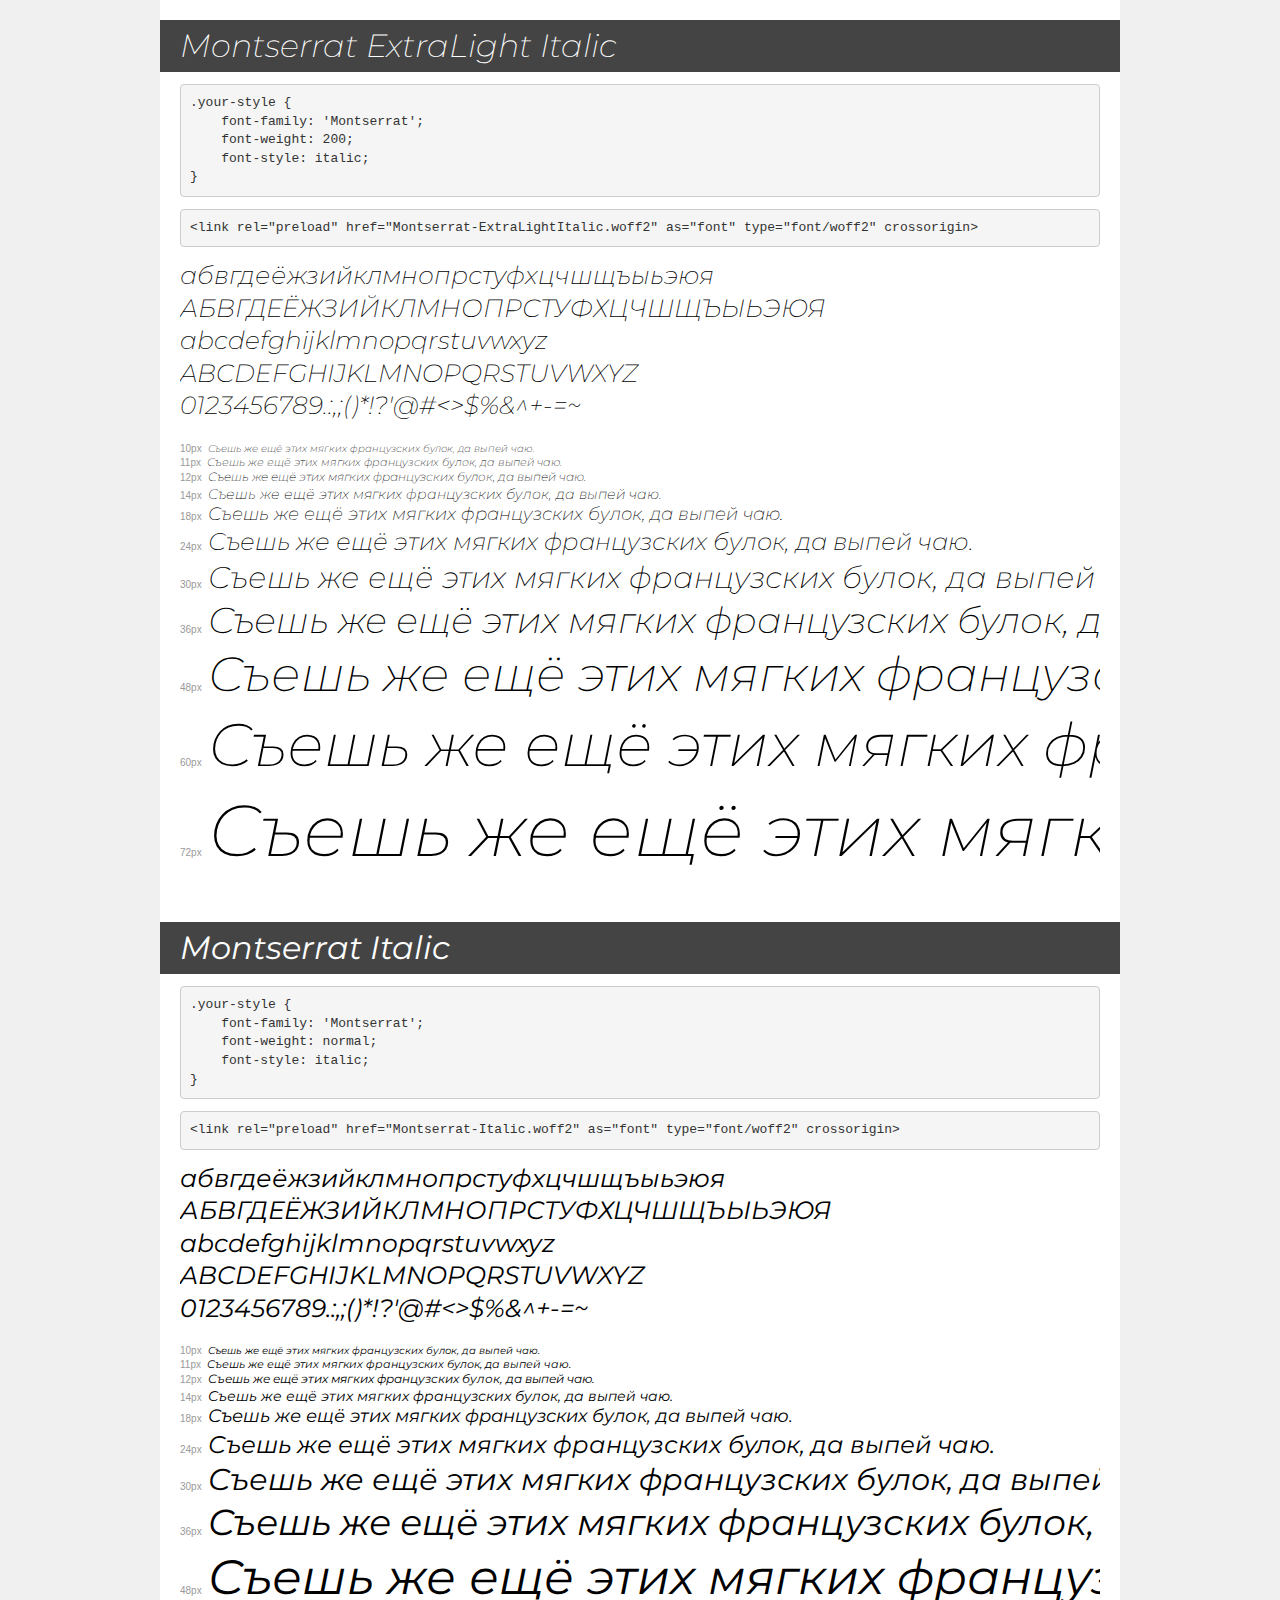
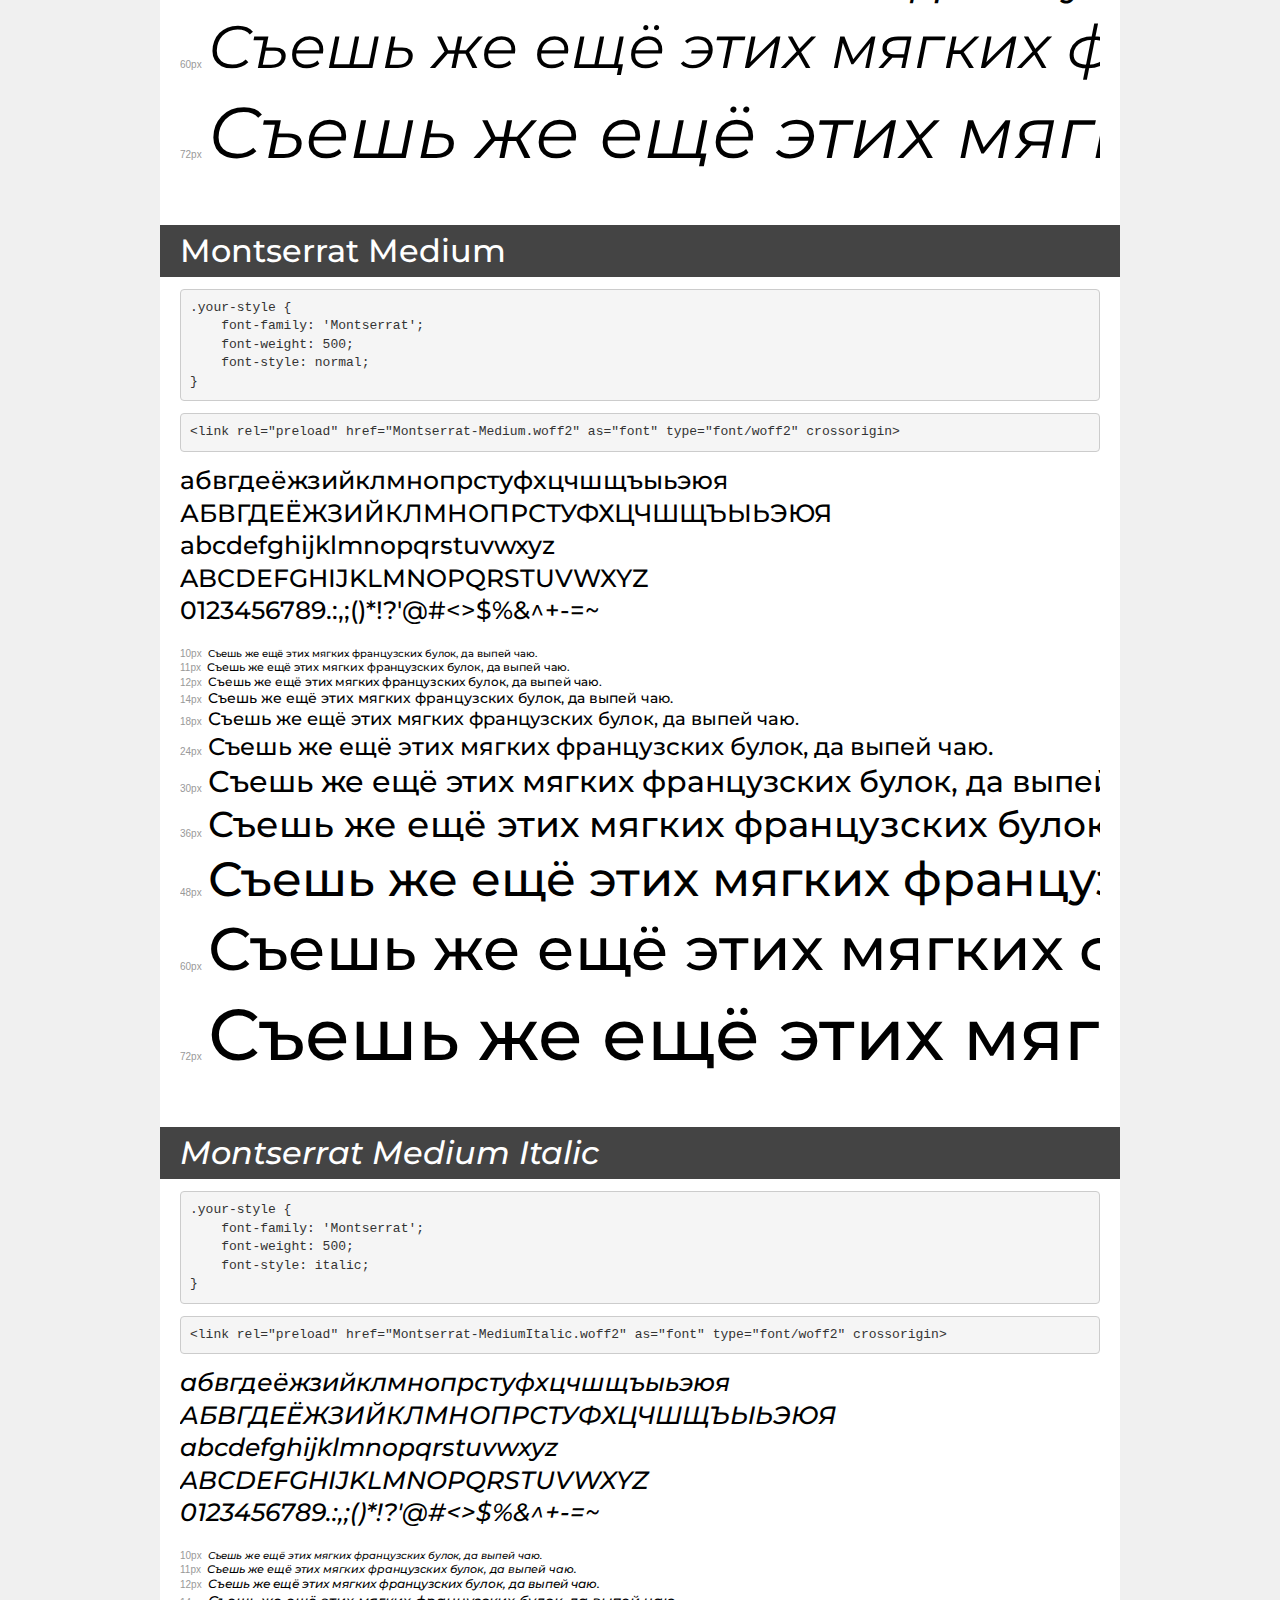
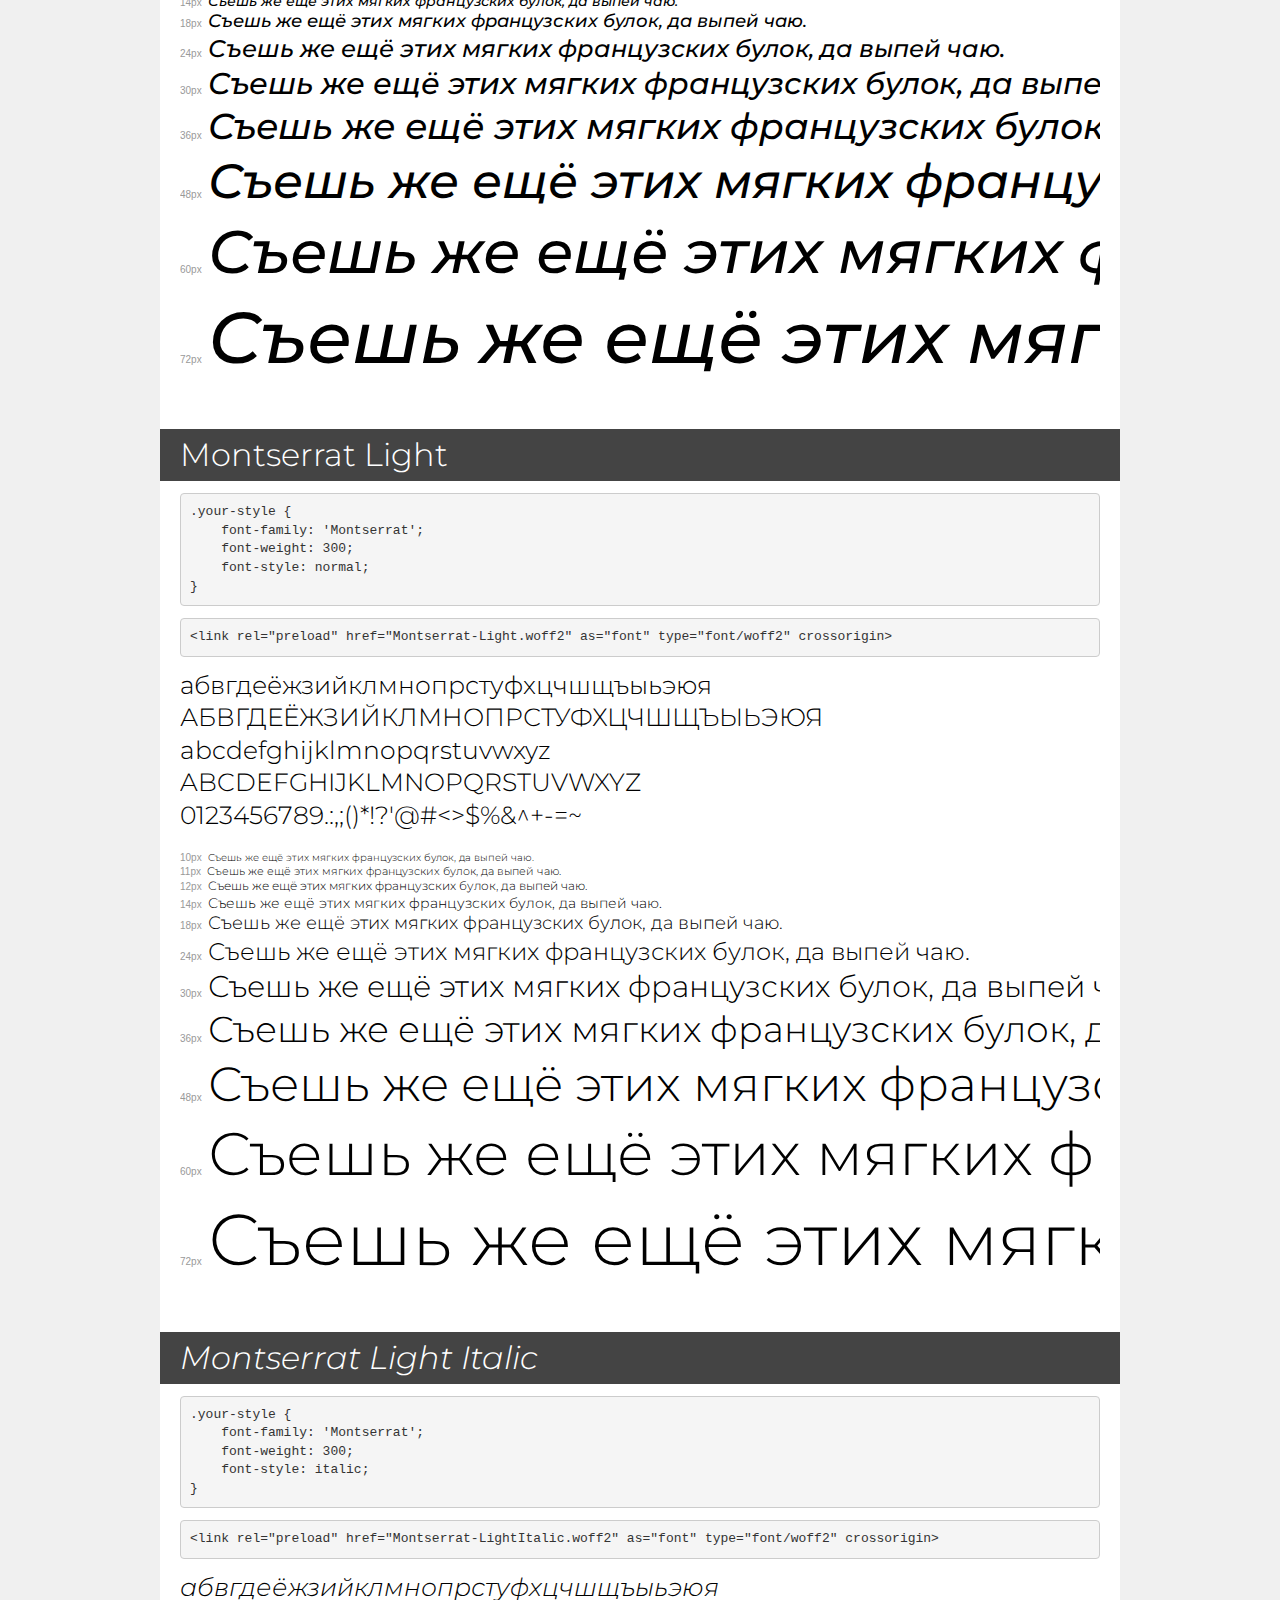
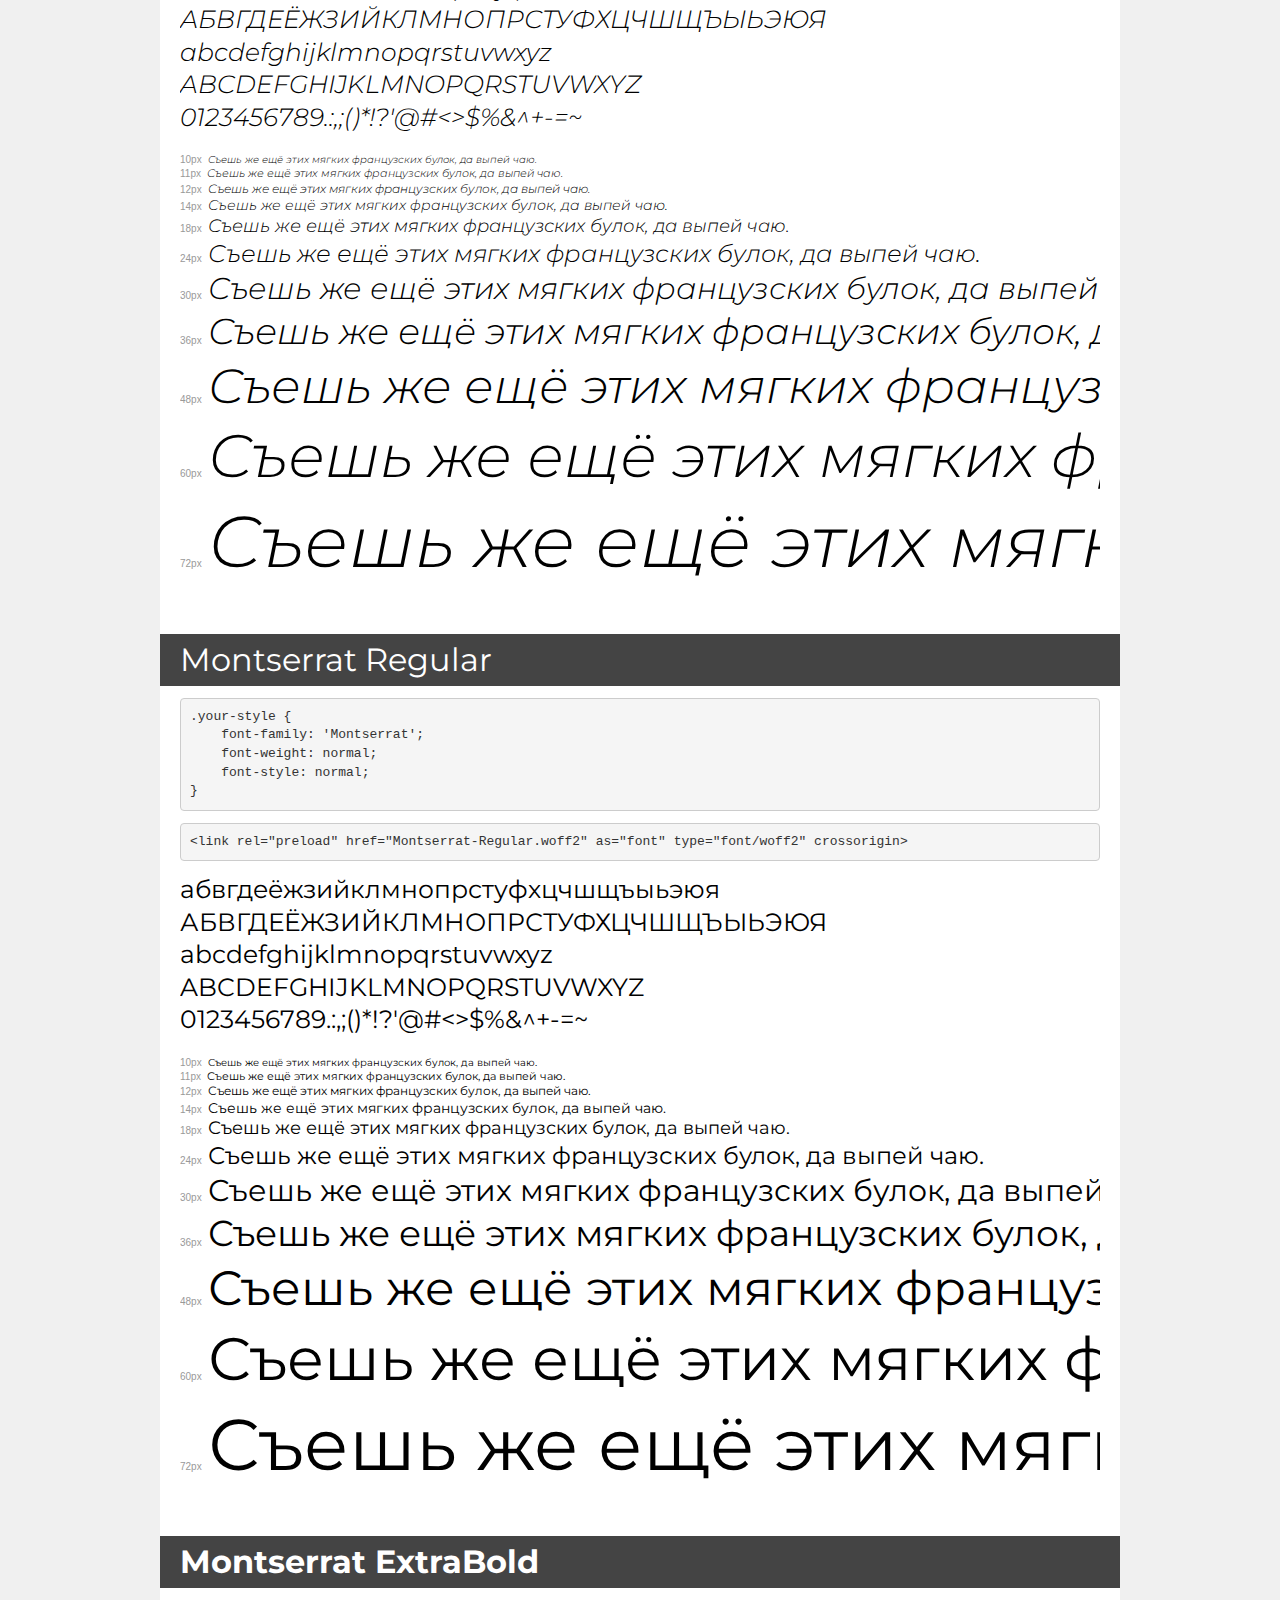
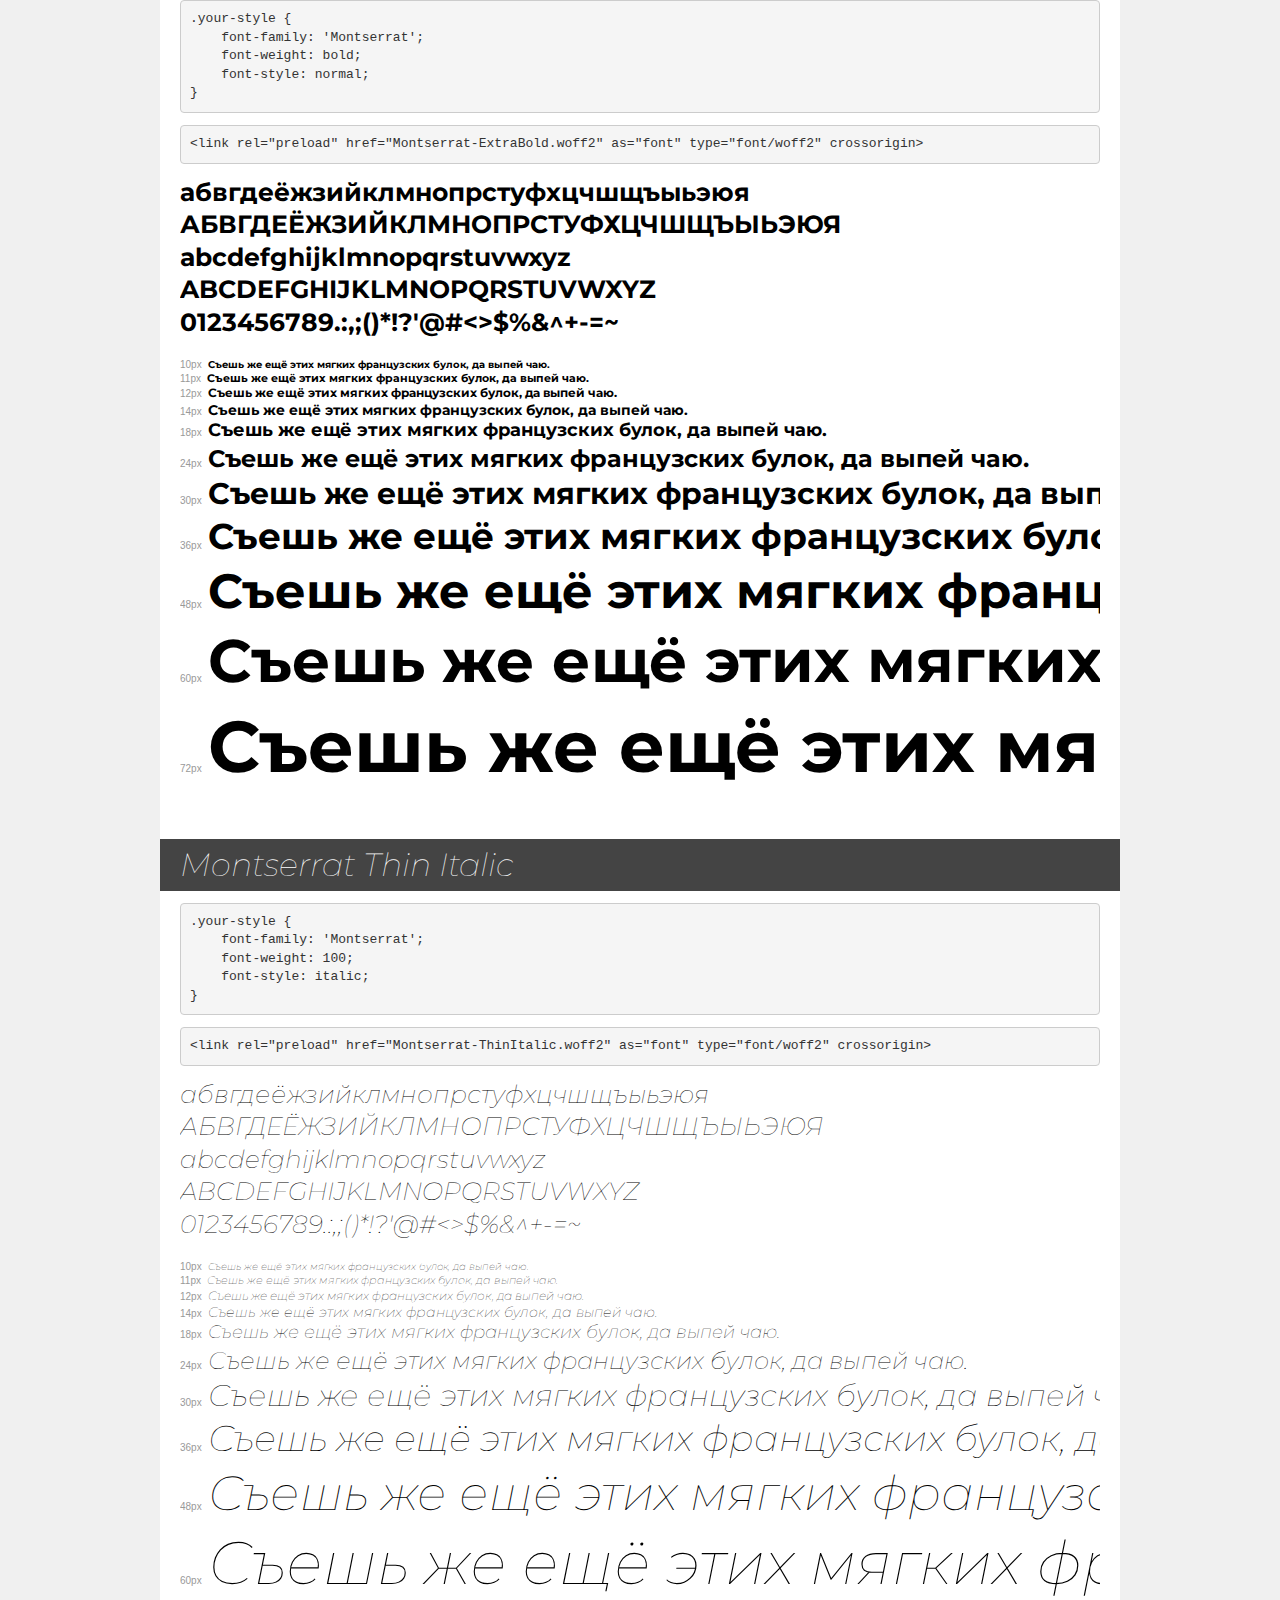
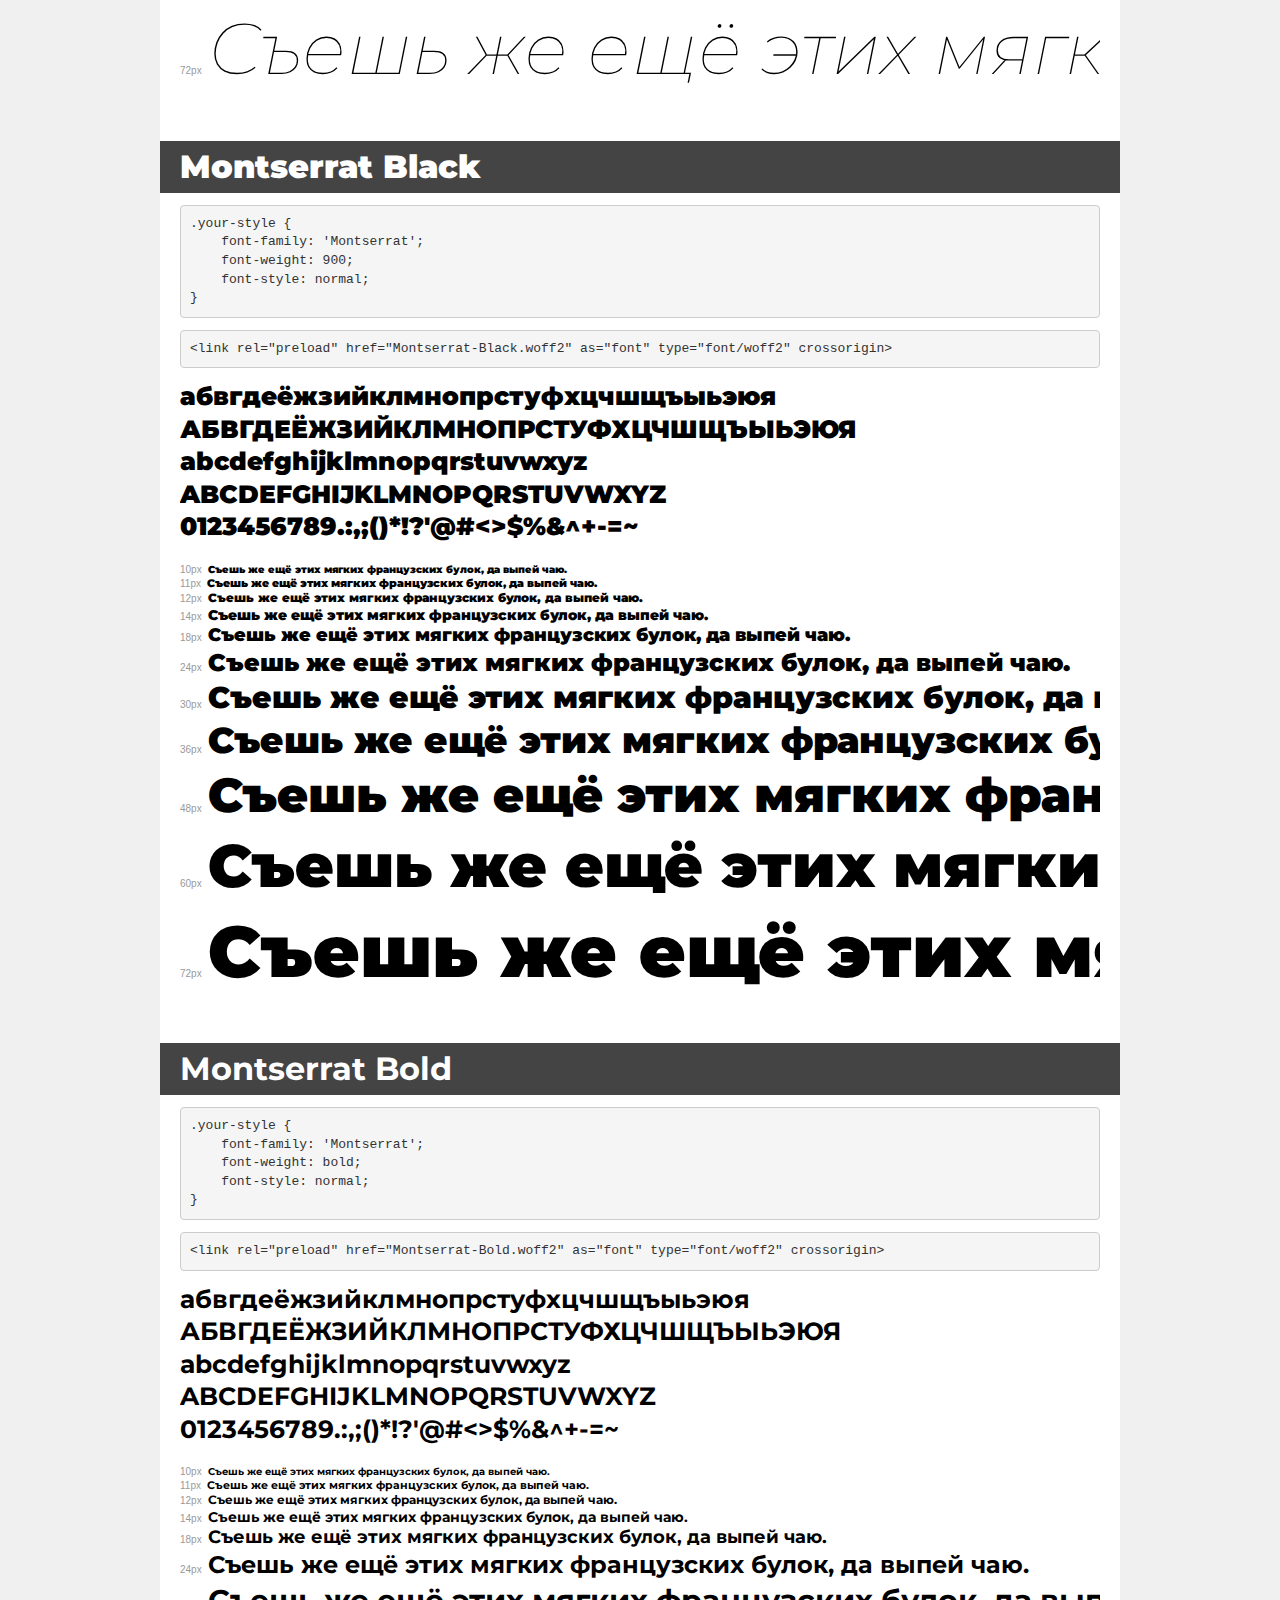
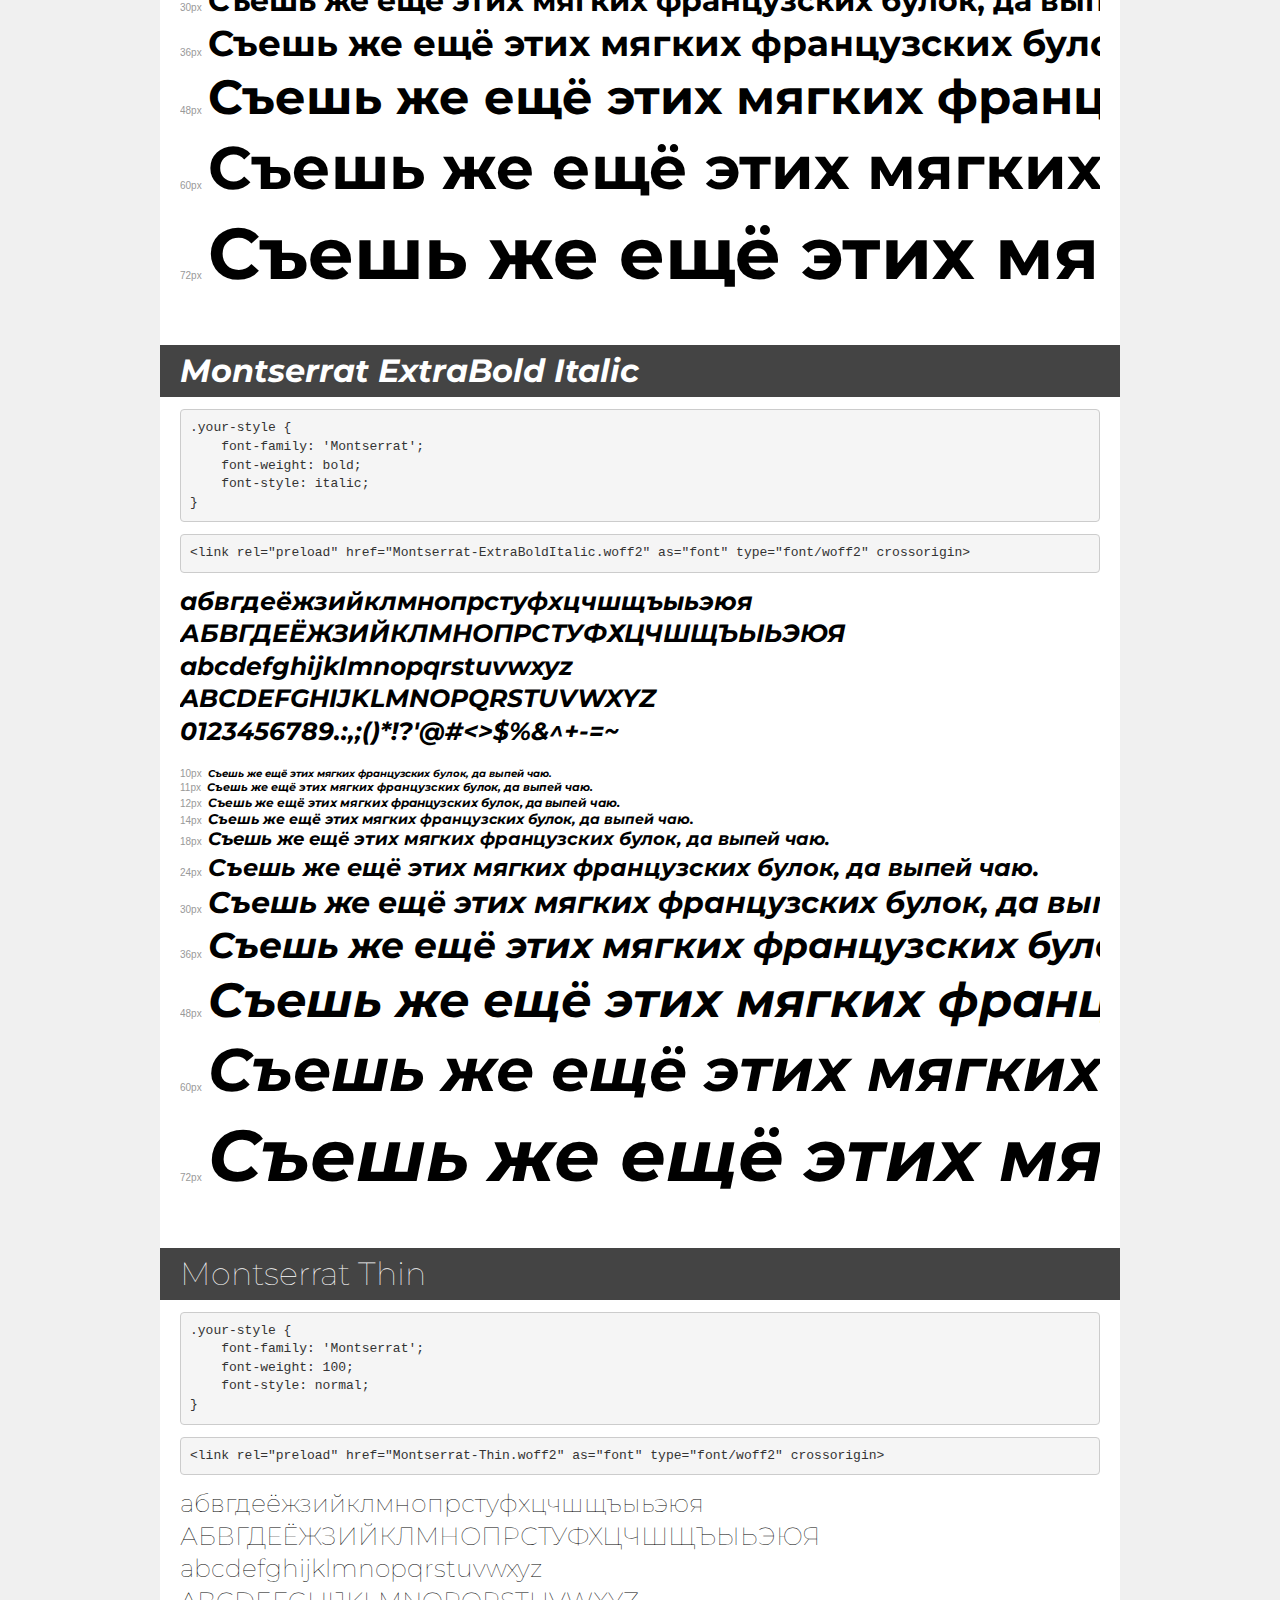
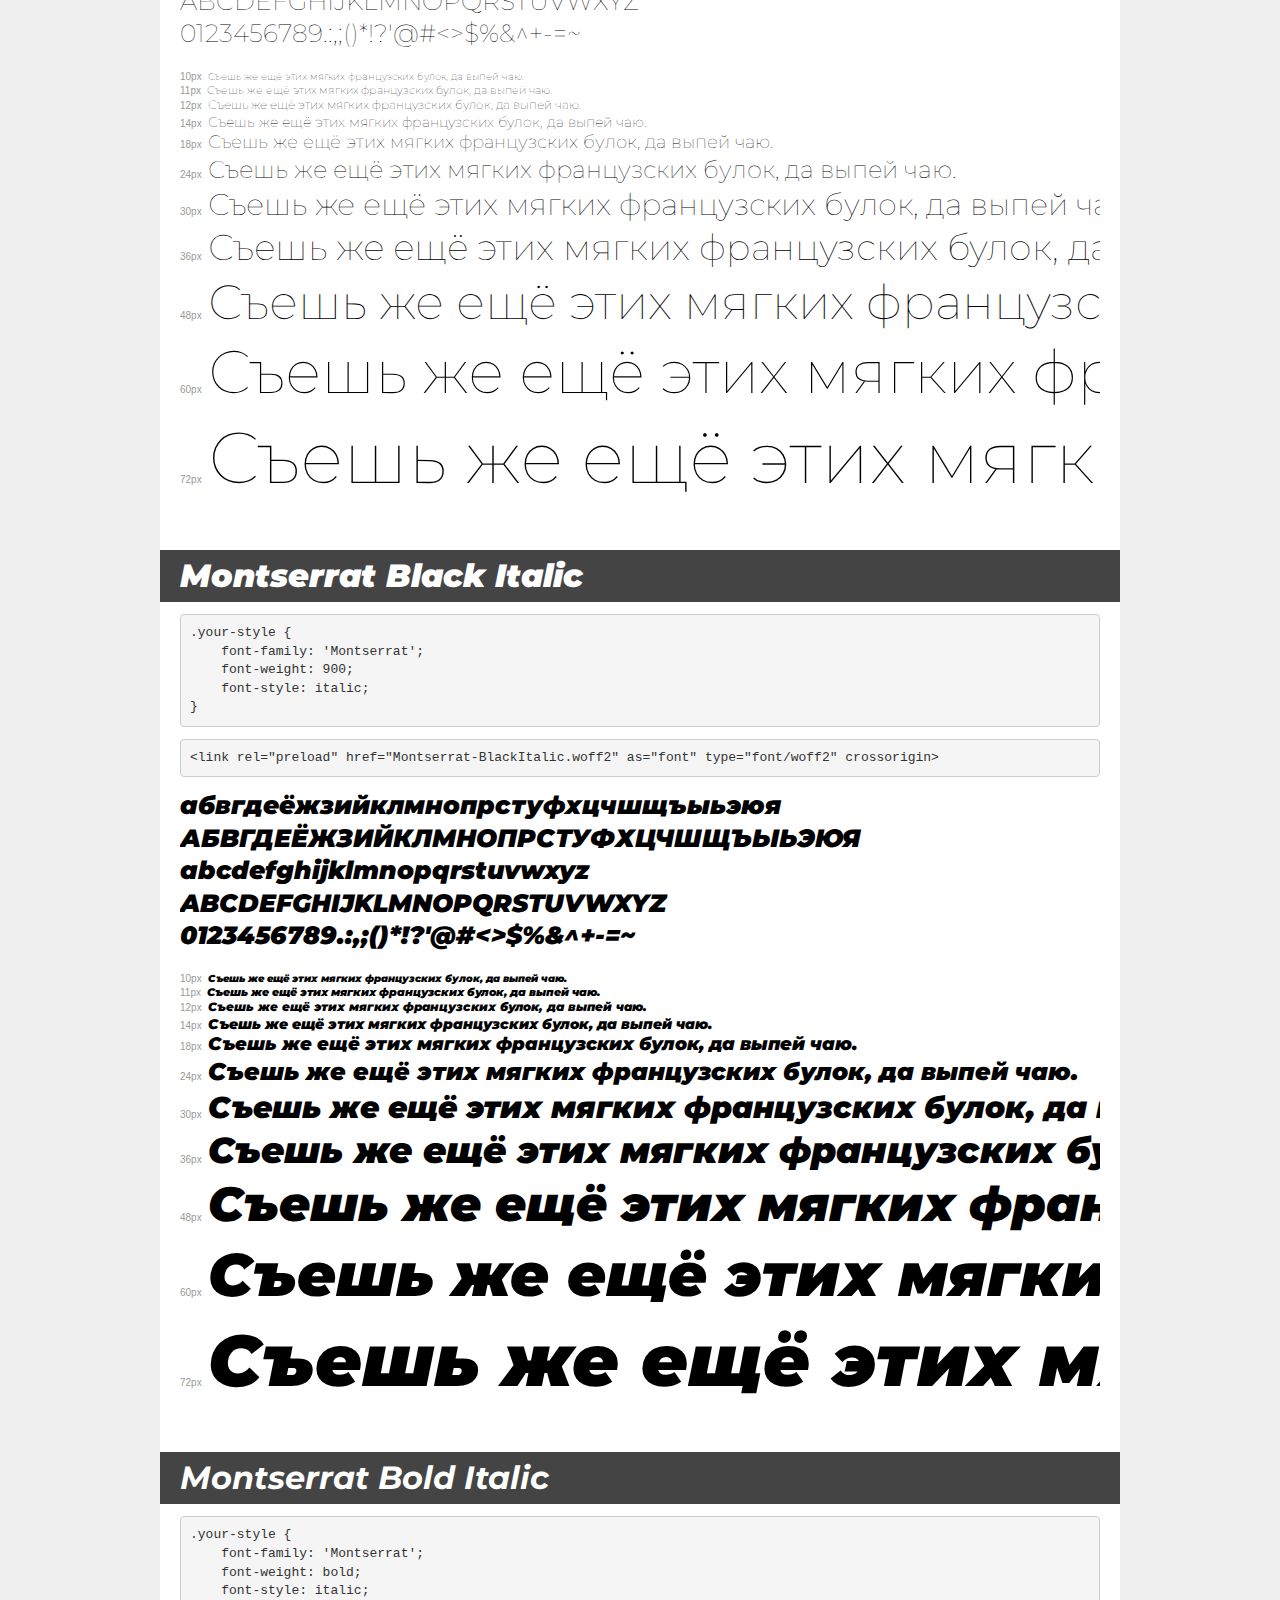
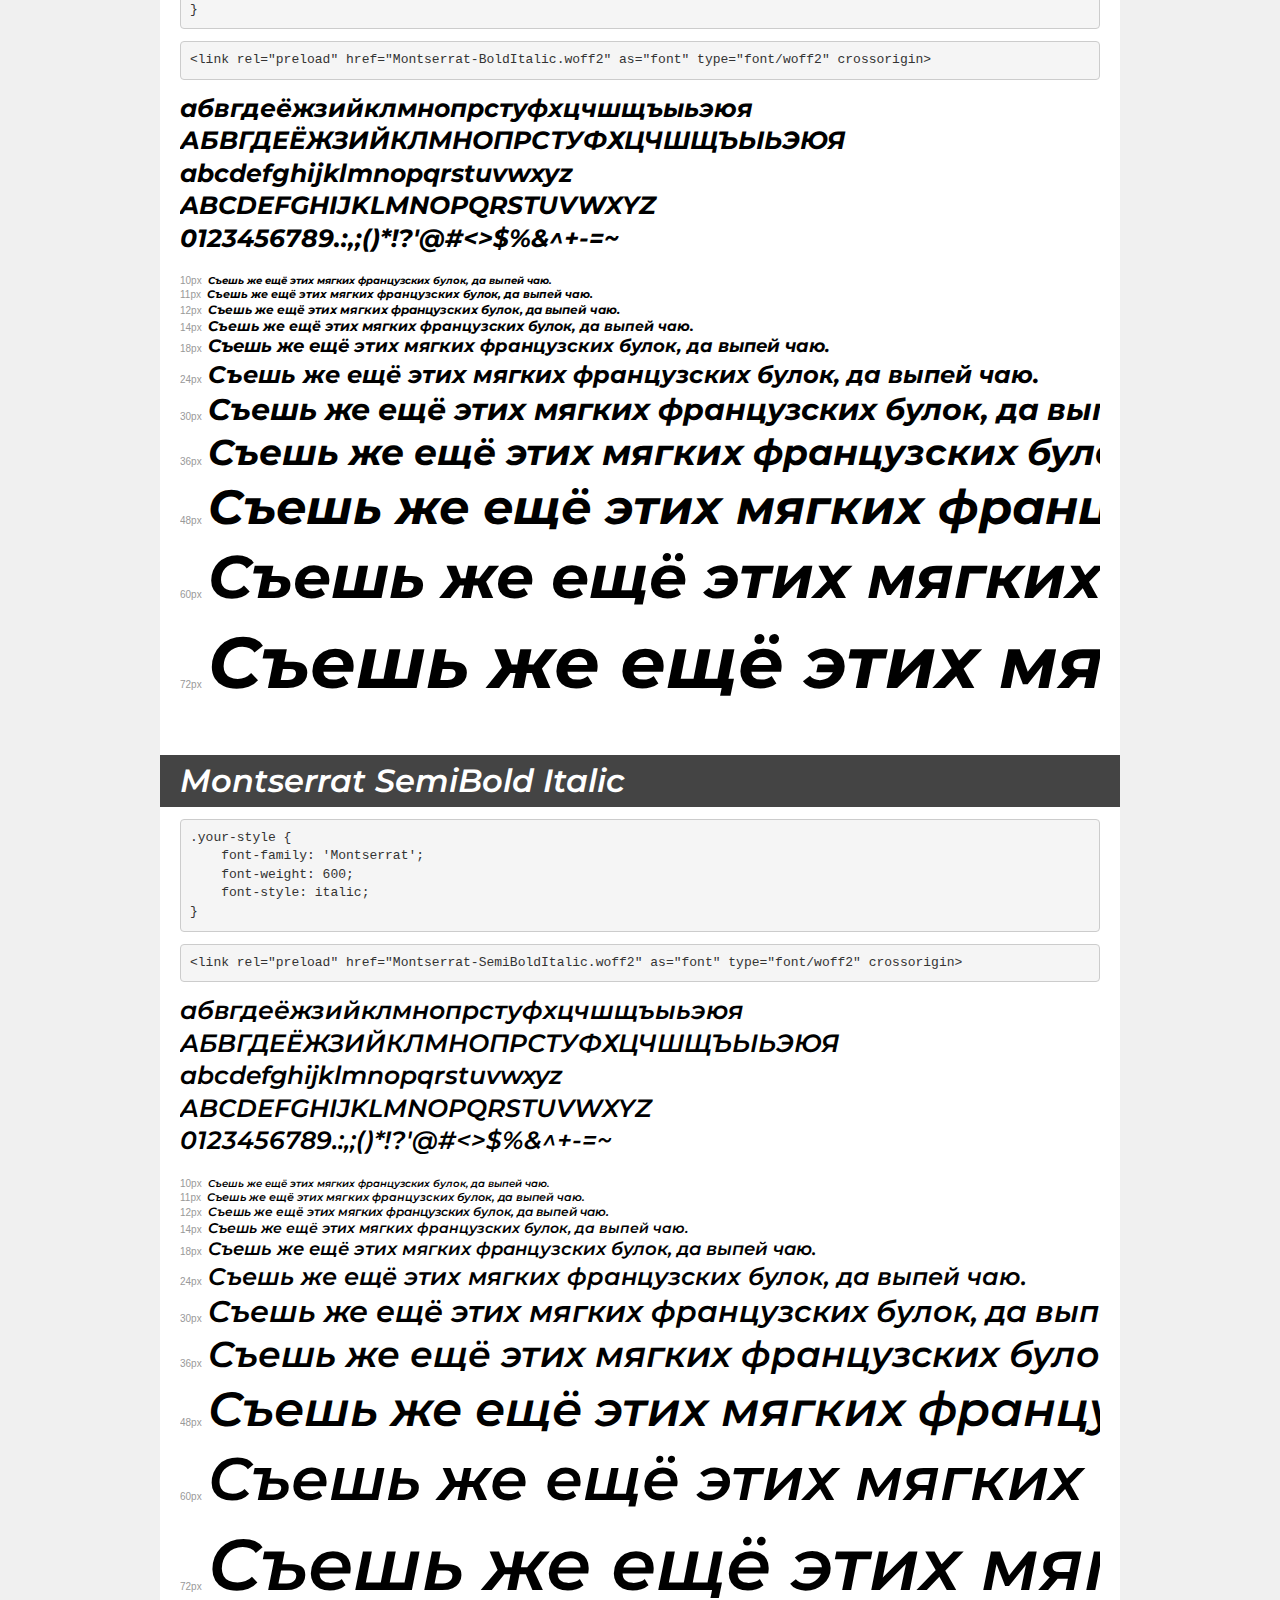
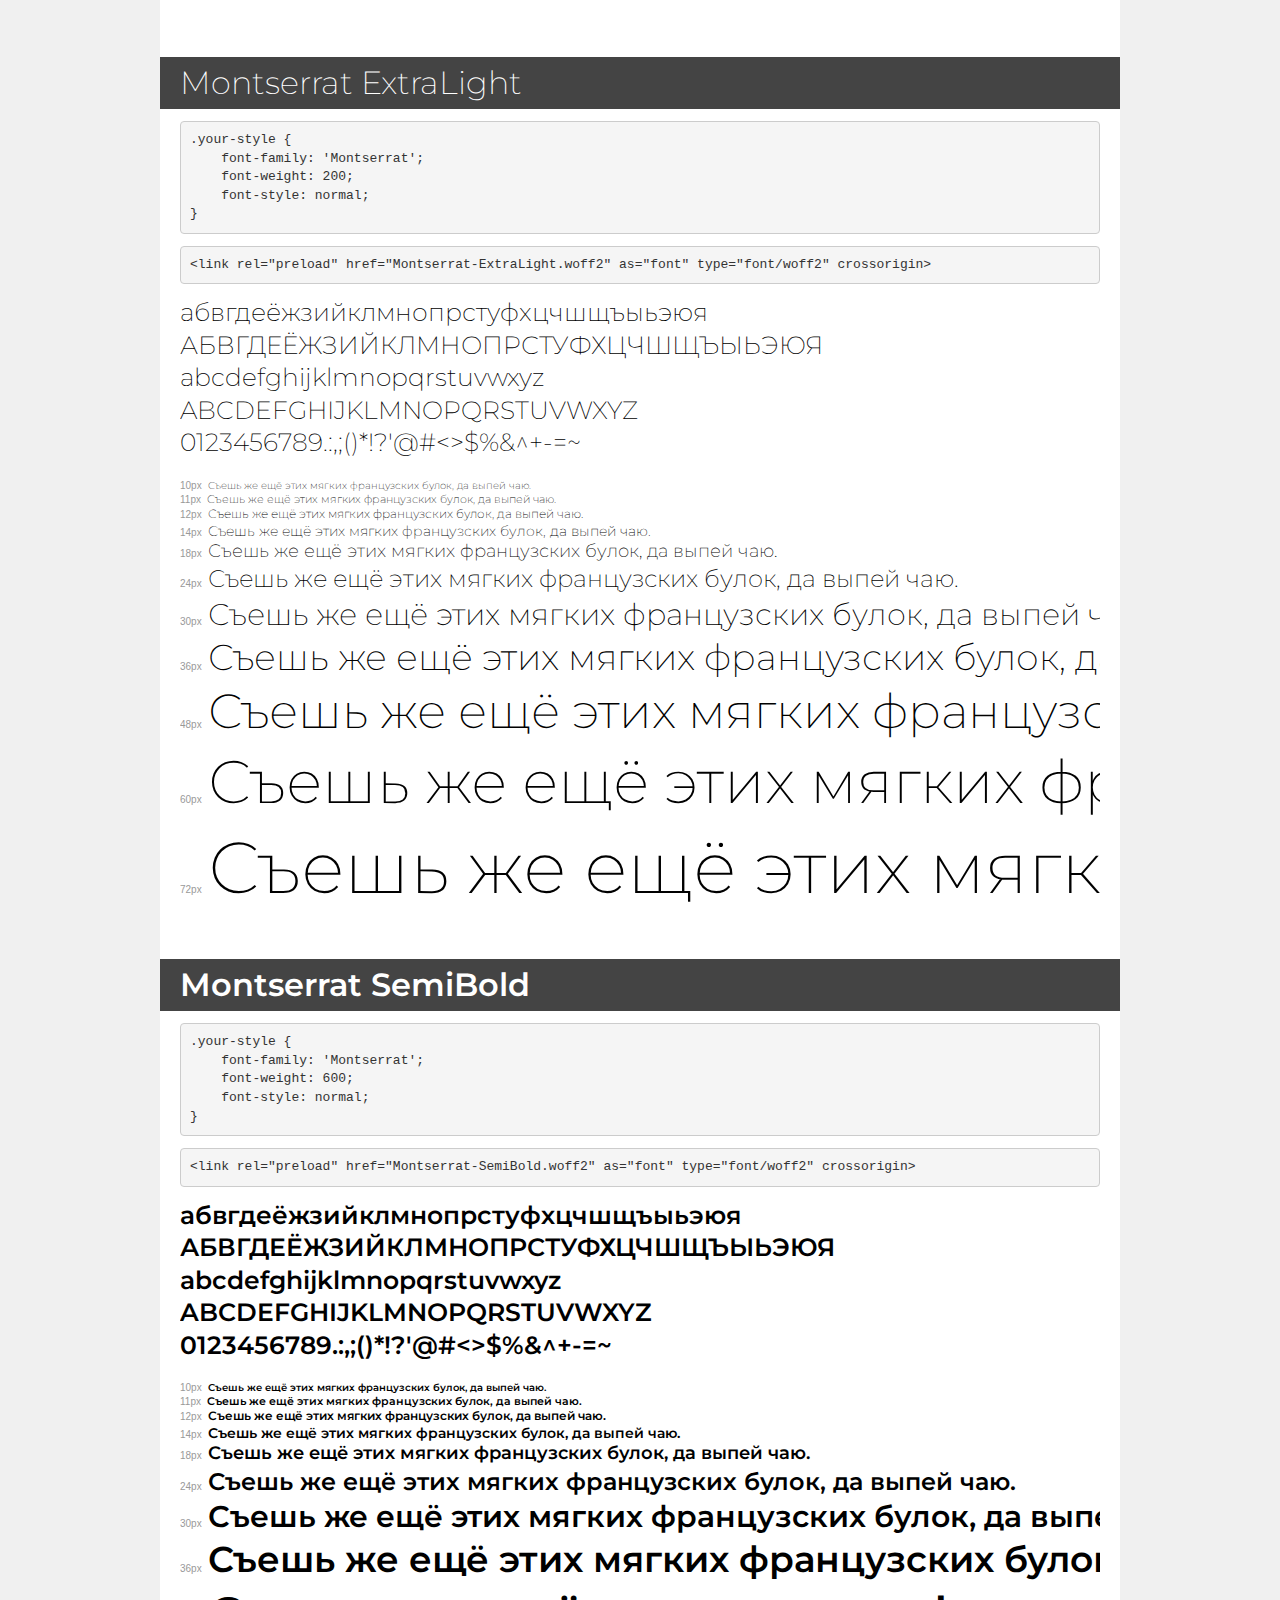
<file: font/montserrat/demo.html>
<!DOCTYPE html>
<html lang="en">
<head>
    <meta charset="utf-8">
    <meta http-equiv="X-UA-Compatible" content="IE=edge">
    <meta name="viewport" content="width=device-width, initial-scale=1">
    <meta name="robots" content="noindex, noarchive">
    <meta name="format-detection" content="telephone=no">
    <title>Transfonter demo</title>
    <link href="stylesheet.css" rel="stylesheet">
    <style>
        /*
        http://meyerweb.com/eric/tools/css/reset/
        v2.0 | 20110126
        License: none (public domain)
        */
        html, body, div, span, applet, object, iframe,
        h1, h2, h3, h4, h5, h6, p, blockquote, pre,
        a, abbr, acronym, address, big, cite, code,
        del, dfn, em, img, ins, kbd, q, s, samp,
        small, strike, strong, sub, sup, tt, var,
        b, u, i, center,
        dl, dt, dd, ol, ul, li,
        fieldset, form, label, legend,
        table, caption, tbody, tfoot, thead, tr, th, td,
        article, aside, canvas, details, embed,
        figure, figcaption, footer, header, hgroup,
        menu, nav, output, ruby, section, summary,
        time, mark, audio, video {
            margin: 0;
            padding: 0;
            border: 0;
            font-size: 100%;
            font: inherit;
            vertical-align: baseline;
        }
        /* HTML5 display-role reset for older browsers */
        article, aside, details, figcaption, figure,
        footer, header, hgroup, menu, nav, section {
            display: block;
        }
        body {
            line-height: 1;
        }
        ol, ul {
            list-style: none;
        }
        blockquote, q {
            quotes: none;
        }
        blockquote:before, blockquote:after,
        q:before, q:after {
            content: '';
            content: none;
        }
        table {
            border-collapse: collapse;
            border-spacing: 0;
        }
        /* demo styles */
        body {
            background: #f0f0f0;
            color: #000;
        }
        .page {
            background: #fff;
            width: 920px;
            margin: 0 auto;
            padding: 20px 20px 0 20px;
            overflow: hidden;
        }
        .font-container {
            overflow-x: auto;
            overflow-y: hidden;
            margin-bottom: 40px;
            line-height: 1.3;
            white-space: nowrap;
            padding-bottom: 5px;
        }
        h1 {
            position: relative;
            background: #444;
            font-size: 32px;
            color: #fff;
            padding: 10px 20px;
            margin: 0 -20px 12px -20px;
        }
        .letters {
            font-size: 25px;
            margin-bottom: 20px;
        }
        .s10:before {
            content: '10px';
        }
        .s11:before {
            content: '11px';
        }
        .s12:before {
            content: '12px';
        }
        .s14:before {
            content: '14px';
        }
        .s18:before {
            content: '18px';
        }
        .s24:before {
            content: '24px';
        }
        .s30:before {
            content: '30px';
        }
        .s36:before {
            content: '36px';
        }
        .s48:before {
            content: '48px';
        }
        .s60:before {
            content: '60px';
        }
        .s72:before {
            content: '72px';
        }
        .s10:before, .s11:before, .s12:before, .s14:before,
        .s18:before, .s24:before, .s30:before, .s36:before,
        .s48:before, .s60:before, .s72:before {
            font-family: Arial, sans-serif;
            font-size: 10px;
            font-weight: normal;
            font-style: normal;
            color: #999;
            padding-right: 6px;
        }
        pre {
            display: block;
            padding: 9px;
            margin: 0 0 12px;
            font-family: Monaco, Menlo, Consolas, "Courier New", monospace;
            font-size: 13px;
            line-height: 1.428571429;
            color: #333;
            font-weight: normal;
            font-style: normal;
            background-color: #f5f5f5;
            border: 1px solid #ccc;
            overflow-x: auto;
            border-radius: 4px;
        }
        /* responsive */
        @media (max-width: 959px) {
            .page {
                width: auto;
                margin: 0;
            }
        }
    </style>
</head>
<body>
<div class="page">
    <div class="demo">
        <h1 style="font-family: 'Montserrat'; font-weight: 200; font-style: italic;">Montserrat ExtraLight Italic</h1>
        <pre title="Usage">.your-style {
    font-family: 'Montserrat';
    font-weight: 200;
    font-style: italic;
}</pre>
        <pre title="Preload (optional)">
&lt;link rel=&quot;preload&quot; href=&quot;Montserrat-ExtraLightItalic.woff2&quot; as=&quot;font&quot; type=&quot;font/woff2&quot; crossorigin&gt;</pre>
        <div class="font-container" style="font-family: 'Montserrat'; font-weight: 200; font-style: italic;">
            <p class="letters">
                абвгдеёжзийклмнопрстуфхцчшщъыьэюя<br>
АБВГДЕЁЖЗИЙКЛМНОПРСТУФХЦЧШЩЪЫЬЭЮЯ<br>
abcdefghijklmnopqrstuvwxyz<br>
ABCDEFGHIJKLMNOPQRSTUVWXYZ<br>
                0123456789.:,;()*!?'@#&lt;&gt;$%&^+-=~
            </p>
            <p class="s10" style="font-size: 10px;">Съешь же ещё этих мягких французских булок, да выпей чаю.</p>
            <p class="s11" style="font-size: 11px;">Съешь же ещё этих мягких французских булок, да выпей чаю.</p>
            <p class="s12" style="font-size: 12px;">Съешь же ещё этих мягких французских булок, да выпей чаю.</p>
            <p class="s14" style="font-size: 14px;">Съешь же ещё этих мягких французских булок, да выпей чаю.</p>
            <p class="s18" style="font-size: 18px;">Съешь же ещё этих мягких французских булок, да выпей чаю.</p>
            <p class="s24" style="font-size: 24px;">Съешь же ещё этих мягких французских булок, да выпей чаю.</p>
            <p class="s30" style="font-size: 30px;">Съешь же ещё этих мягких французских булок, да выпей чаю.</p>
            <p class="s36" style="font-size: 36px;">Съешь же ещё этих мягких французских булок, да выпей чаю.</p>
            <p class="s48" style="font-size: 48px;">Съешь же ещё этих мягких французских булок, да выпей чаю.</p>
            <p class="s60" style="font-size: 60px;">Съешь же ещё этих мягких французских булок, да выпей чаю.</p>
            <p class="s72" style="font-size: 72px;">Съешь же ещё этих мягких французских булок, да выпей чаю.</p>
        </div>
    </div>

    <div class="demo">
        <h1 style="font-family: 'Montserrat'; font-weight: normal; font-style: italic;">Montserrat Italic</h1>
        <pre title="Usage">.your-style {
    font-family: 'Montserrat';
    font-weight: normal;
    font-style: italic;
}</pre>
        <pre title="Preload (optional)">
&lt;link rel=&quot;preload&quot; href=&quot;Montserrat-Italic.woff2&quot; as=&quot;font&quot; type=&quot;font/woff2&quot; crossorigin&gt;</pre>
        <div class="font-container" style="font-family: 'Montserrat'; font-weight: normal; font-style: italic;">
            <p class="letters">
                абвгдеёжзийклмнопрстуфхцчшщъыьэюя<br>
АБВГДЕЁЖЗИЙКЛМНОПРСТУФХЦЧШЩЪЫЬЭЮЯ<br>
abcdefghijklmnopqrstuvwxyz<br>
ABCDEFGHIJKLMNOPQRSTUVWXYZ<br>
                0123456789.:,;()*!?'@#&lt;&gt;$%&^+-=~
            </p>
            <p class="s10" style="font-size: 10px;">Съешь же ещё этих мягких французских булок, да выпей чаю.</p>
            <p class="s11" style="font-size: 11px;">Съешь же ещё этих мягких французских булок, да выпей чаю.</p>
            <p class="s12" style="font-size: 12px;">Съешь же ещё этих мягких французских булок, да выпей чаю.</p>
            <p class="s14" style="font-size: 14px;">Съешь же ещё этих мягких французских булок, да выпей чаю.</p>
            <p class="s18" style="font-size: 18px;">Съешь же ещё этих мягких французских булок, да выпей чаю.</p>
            <p class="s24" style="font-size: 24px;">Съешь же ещё этих мягких французских булок, да выпей чаю.</p>
            <p class="s30" style="font-size: 30px;">Съешь же ещё этих мягких французских булок, да выпей чаю.</p>
            <p class="s36" style="font-size: 36px;">Съешь же ещё этих мягких французских булок, да выпей чаю.</p>
            <p class="s48" style="font-size: 48px;">Съешь же ещё этих мягких французских булок, да выпей чаю.</p>
            <p class="s60" style="font-size: 60px;">Съешь же ещё этих мягких французских булок, да выпей чаю.</p>
            <p class="s72" style="font-size: 72px;">Съешь же ещё этих мягких французских булок, да выпей чаю.</p>
        </div>
    </div>

    <div class="demo">
        <h1 style="font-family: 'Montserrat'; font-weight: 500; font-style: normal;">Montserrat Medium</h1>
        <pre title="Usage">.your-style {
    font-family: 'Montserrat';
    font-weight: 500;
    font-style: normal;
}</pre>
        <pre title="Preload (optional)">
&lt;link rel=&quot;preload&quot; href=&quot;Montserrat-Medium.woff2&quot; as=&quot;font&quot; type=&quot;font/woff2&quot; crossorigin&gt;</pre>
        <div class="font-container" style="font-family: 'Montserrat'; font-weight: 500; font-style: normal;">
            <p class="letters">
                абвгдеёжзийклмнопрстуфхцчшщъыьэюя<br>
АБВГДЕЁЖЗИЙКЛМНОПРСТУФХЦЧШЩЪЫЬЭЮЯ<br>
abcdefghijklmnopqrstuvwxyz<br>
ABCDEFGHIJKLMNOPQRSTUVWXYZ<br>
                0123456789.:,;()*!?'@#&lt;&gt;$%&^+-=~
            </p>
            <p class="s10" style="font-size: 10px;">Съешь же ещё этих мягких французских булок, да выпей чаю.</p>
            <p class="s11" style="font-size: 11px;">Съешь же ещё этих мягких французских булок, да выпей чаю.</p>
            <p class="s12" style="font-size: 12px;">Съешь же ещё этих мягких французских булок, да выпей чаю.</p>
            <p class="s14" style="font-size: 14px;">Съешь же ещё этих мягких французских булок, да выпей чаю.</p>
            <p class="s18" style="font-size: 18px;">Съешь же ещё этих мягких французских булок, да выпей чаю.</p>
            <p class="s24" style="font-size: 24px;">Съешь же ещё этих мягких французских булок, да выпей чаю.</p>
            <p class="s30" style="font-size: 30px;">Съешь же ещё этих мягких французских булок, да выпей чаю.</p>
            <p class="s36" style="font-size: 36px;">Съешь же ещё этих мягких французских булок, да выпей чаю.</p>
            <p class="s48" style="font-size: 48px;">Съешь же ещё этих мягких французских булок, да выпей чаю.</p>
            <p class="s60" style="font-size: 60px;">Съешь же ещё этих мягких французских булок, да выпей чаю.</p>
            <p class="s72" style="font-size: 72px;">Съешь же ещё этих мягких французских булок, да выпей чаю.</p>
        </div>
    </div>

    <div class="demo">
        <h1 style="font-family: 'Montserrat'; font-weight: 500; font-style: italic;">Montserrat Medium Italic</h1>
        <pre title="Usage">.your-style {
    font-family: 'Montserrat';
    font-weight: 500;
    font-style: italic;
}</pre>
        <pre title="Preload (optional)">
&lt;link rel=&quot;preload&quot; href=&quot;Montserrat-MediumItalic.woff2&quot; as=&quot;font&quot; type=&quot;font/woff2&quot; crossorigin&gt;</pre>
        <div class="font-container" style="font-family: 'Montserrat'; font-weight: 500; font-style: italic;">
            <p class="letters">
                абвгдеёжзийклмнопрстуфхцчшщъыьэюя<br>
АБВГДЕЁЖЗИЙКЛМНОПРСТУФХЦЧШЩЪЫЬЭЮЯ<br>
abcdefghijklmnopqrstuvwxyz<br>
ABCDEFGHIJKLMNOPQRSTUVWXYZ<br>
                0123456789.:,;()*!?'@#&lt;&gt;$%&^+-=~
            </p>
            <p class="s10" style="font-size: 10px;">Съешь же ещё этих мягких французских булок, да выпей чаю.</p>
            <p class="s11" style="font-size: 11px;">Съешь же ещё этих мягких французских булок, да выпей чаю.</p>
            <p class="s12" style="font-size: 12px;">Съешь же ещё этих мягких французских булок, да выпей чаю.</p>
            <p class="s14" style="font-size: 14px;">Съешь же ещё этих мягких французских булок, да выпей чаю.</p>
            <p class="s18" style="font-size: 18px;">Съешь же ещё этих мягких французских булок, да выпей чаю.</p>
            <p class="s24" style="font-size: 24px;">Съешь же ещё этих мягких французских булок, да выпей чаю.</p>
            <p class="s30" style="font-size: 30px;">Съешь же ещё этих мягких французских булок, да выпей чаю.</p>
            <p class="s36" style="font-size: 36px;">Съешь же ещё этих мягких французских булок, да выпей чаю.</p>
            <p class="s48" style="font-size: 48px;">Съешь же ещё этих мягких французских булок, да выпей чаю.</p>
            <p class="s60" style="font-size: 60px;">Съешь же ещё этих мягких французских булок, да выпей чаю.</p>
            <p class="s72" style="font-size: 72px;">Съешь же ещё этих мягких французских булок, да выпей чаю.</p>
        </div>
    </div>

    <div class="demo">
        <h1 style="font-family: 'Montserrat'; font-weight: 300; font-style: normal;">Montserrat Light</h1>
        <pre title="Usage">.your-style {
    font-family: 'Montserrat';
    font-weight: 300;
    font-style: normal;
}</pre>
        <pre title="Preload (optional)">
&lt;link rel=&quot;preload&quot; href=&quot;Montserrat-Light.woff2&quot; as=&quot;font&quot; type=&quot;font/woff2&quot; crossorigin&gt;</pre>
        <div class="font-container" style="font-family: 'Montserrat'; font-weight: 300; font-style: normal;">
            <p class="letters">
                абвгдеёжзийклмнопрстуфхцчшщъыьэюя<br>
АБВГДЕЁЖЗИЙКЛМНОПРСТУФХЦЧШЩЪЫЬЭЮЯ<br>
abcdefghijklmnopqrstuvwxyz<br>
ABCDEFGHIJKLMNOPQRSTUVWXYZ<br>
                0123456789.:,;()*!?'@#&lt;&gt;$%&^+-=~
            </p>
            <p class="s10" style="font-size: 10px;">Съешь же ещё этих мягких французских булок, да выпей чаю.</p>
            <p class="s11" style="font-size: 11px;">Съешь же ещё этих мягких французских булок, да выпей чаю.</p>
            <p class="s12" style="font-size: 12px;">Съешь же ещё этих мягких французских булок, да выпей чаю.</p>
            <p class="s14" style="font-size: 14px;">Съешь же ещё этих мягких французских булок, да выпей чаю.</p>
            <p class="s18" style="font-size: 18px;">Съешь же ещё этих мягких французских булок, да выпей чаю.</p>
            <p class="s24" style="font-size: 24px;">Съешь же ещё этих мягких французских булок, да выпей чаю.</p>
            <p class="s30" style="font-size: 30px;">Съешь же ещё этих мягких французских булок, да выпей чаю.</p>
            <p class="s36" style="font-size: 36px;">Съешь же ещё этих мягких французских булок, да выпей чаю.</p>
            <p class="s48" style="font-size: 48px;">Съешь же ещё этих мягких французских булок, да выпей чаю.</p>
            <p class="s60" style="font-size: 60px;">Съешь же ещё этих мягких французских булок, да выпей чаю.</p>
            <p class="s72" style="font-size: 72px;">Съешь же ещё этих мягких французских булок, да выпей чаю.</p>
        </div>
    </div>

    <div class="demo">
        <h1 style="font-family: 'Montserrat'; font-weight: 300; font-style: italic;">Montserrat Light Italic</h1>
        <pre title="Usage">.your-style {
    font-family: 'Montserrat';
    font-weight: 300;
    font-style: italic;
}</pre>
        <pre title="Preload (optional)">
&lt;link rel=&quot;preload&quot; href=&quot;Montserrat-LightItalic.woff2&quot; as=&quot;font&quot; type=&quot;font/woff2&quot; crossorigin&gt;</pre>
        <div class="font-container" style="font-family: 'Montserrat'; font-weight: 300; font-style: italic;">
            <p class="letters">
                абвгдеёжзийклмнопрстуфхцчшщъыьэюя<br>
АБВГДЕЁЖЗИЙКЛМНОПРСТУФХЦЧШЩЪЫЬЭЮЯ<br>
abcdefghijklmnopqrstuvwxyz<br>
ABCDEFGHIJKLMNOPQRSTUVWXYZ<br>
                0123456789.:,;()*!?'@#&lt;&gt;$%&^+-=~
            </p>
            <p class="s10" style="font-size: 10px;">Съешь же ещё этих мягких французских булок, да выпей чаю.</p>
            <p class="s11" style="font-size: 11px;">Съешь же ещё этих мягких французских булок, да выпей чаю.</p>
            <p class="s12" style="font-size: 12px;">Съешь же ещё этих мягких французских булок, да выпей чаю.</p>
            <p class="s14" style="font-size: 14px;">Съешь же ещё этих мягких французских булок, да выпей чаю.</p>
            <p class="s18" style="font-size: 18px;">Съешь же ещё этих мягких французских булок, да выпей чаю.</p>
            <p class="s24" style="font-size: 24px;">Съешь же ещё этих мягких французских булок, да выпей чаю.</p>
            <p class="s30" style="font-size: 30px;">Съешь же ещё этих мягких французских булок, да выпей чаю.</p>
            <p class="s36" style="font-size: 36px;">Съешь же ещё этих мягких французских булок, да выпей чаю.</p>
            <p class="s48" style="font-size: 48px;">Съешь же ещё этих мягких французских булок, да выпей чаю.</p>
            <p class="s60" style="font-size: 60px;">Съешь же ещё этих мягких французских булок, да выпей чаю.</p>
            <p class="s72" style="font-size: 72px;">Съешь же ещё этих мягких французских булок, да выпей чаю.</p>
        </div>
    </div>

    <div class="demo">
        <h1 style="font-family: 'Montserrat'; font-weight: normal; font-style: normal;">Montserrat Regular</h1>
        <pre title="Usage">.your-style {
    font-family: 'Montserrat';
    font-weight: normal;
    font-style: normal;
}</pre>
        <pre title="Preload (optional)">
&lt;link rel=&quot;preload&quot; href=&quot;Montserrat-Regular.woff2&quot; as=&quot;font&quot; type=&quot;font/woff2&quot; crossorigin&gt;</pre>
        <div class="font-container" style="font-family: 'Montserrat'; font-weight: normal; font-style: normal;">
            <p class="letters">
                абвгдеёжзийклмнопрстуфхцчшщъыьэюя<br>
АБВГДЕЁЖЗИЙКЛМНОПРСТУФХЦЧШЩЪЫЬЭЮЯ<br>
abcdefghijklmnopqrstuvwxyz<br>
ABCDEFGHIJKLMNOPQRSTUVWXYZ<br>
                0123456789.:,;()*!?'@#&lt;&gt;$%&^+-=~
            </p>
            <p class="s10" style="font-size: 10px;">Съешь же ещё этих мягких французских булок, да выпей чаю.</p>
            <p class="s11" style="font-size: 11px;">Съешь же ещё этих мягких французских булок, да выпей чаю.</p>
            <p class="s12" style="font-size: 12px;">Съешь же ещё этих мягких французских булок, да выпей чаю.</p>
            <p class="s14" style="font-size: 14px;">Съешь же ещё этих мягких французских булок, да выпей чаю.</p>
            <p class="s18" style="font-size: 18px;">Съешь же ещё этих мягких французских булок, да выпей чаю.</p>
            <p class="s24" style="font-size: 24px;">Съешь же ещё этих мягких французских булок, да выпей чаю.</p>
            <p class="s30" style="font-size: 30px;">Съешь же ещё этих мягких французских булок, да выпей чаю.</p>
            <p class="s36" style="font-size: 36px;">Съешь же ещё этих мягких французских булок, да выпей чаю.</p>
            <p class="s48" style="font-size: 48px;">Съешь же ещё этих мягких французских булок, да выпей чаю.</p>
            <p class="s60" style="font-size: 60px;">Съешь же ещё этих мягких французских булок, да выпей чаю.</p>
            <p class="s72" style="font-size: 72px;">Съешь же ещё этих мягких французских булок, да выпей чаю.</p>
        </div>
    </div>

    <div class="demo">
        <h1 style="font-family: 'Montserrat'; font-weight: bold; font-style: normal;">Montserrat ExtraBold</h1>
        <pre title="Usage">.your-style {
    font-family: 'Montserrat';
    font-weight: bold;
    font-style: normal;
}</pre>
        <pre title="Preload (optional)">
&lt;link rel=&quot;preload&quot; href=&quot;Montserrat-ExtraBold.woff2&quot; as=&quot;font&quot; type=&quot;font/woff2&quot; crossorigin&gt;</pre>
        <div class="font-container" style="font-family: 'Montserrat'; font-weight: bold; font-style: normal;">
            <p class="letters">
                абвгдеёжзийклмнопрстуфхцчшщъыьэюя<br>
АБВГДЕЁЖЗИЙКЛМНОПРСТУФХЦЧШЩЪЫЬЭЮЯ<br>
abcdefghijklmnopqrstuvwxyz<br>
ABCDEFGHIJKLMNOPQRSTUVWXYZ<br>
                0123456789.:,;()*!?'@#&lt;&gt;$%&^+-=~
            </p>
            <p class="s10" style="font-size: 10px;">Съешь же ещё этих мягких французских булок, да выпей чаю.</p>
            <p class="s11" style="font-size: 11px;">Съешь же ещё этих мягких французских булок, да выпей чаю.</p>
            <p class="s12" style="font-size: 12px;">Съешь же ещё этих мягких французских булок, да выпей чаю.</p>
            <p class="s14" style="font-size: 14px;">Съешь же ещё этих мягких французских булок, да выпей чаю.</p>
            <p class="s18" style="font-size: 18px;">Съешь же ещё этих мягких французских булок, да выпей чаю.</p>
            <p class="s24" style="font-size: 24px;">Съешь же ещё этих мягких французских булок, да выпей чаю.</p>
            <p class="s30" style="font-size: 30px;">Съешь же ещё этих мягких французских булок, да выпей чаю.</p>
            <p class="s36" style="font-size: 36px;">Съешь же ещё этих мягких французских булок, да выпей чаю.</p>
            <p class="s48" style="font-size: 48px;">Съешь же ещё этих мягких французских булок, да выпей чаю.</p>
            <p class="s60" style="font-size: 60px;">Съешь же ещё этих мягких французских булок, да выпей чаю.</p>
            <p class="s72" style="font-size: 72px;">Съешь же ещё этих мягких французских булок, да выпей чаю.</p>
        </div>
    </div>

    <div class="demo">
        <h1 style="font-family: 'Montserrat'; font-weight: 100; font-style: italic;">Montserrat Thin Italic</h1>
        <pre title="Usage">.your-style {
    font-family: 'Montserrat';
    font-weight: 100;
    font-style: italic;
}</pre>
        <pre title="Preload (optional)">
&lt;link rel=&quot;preload&quot; href=&quot;Montserrat-ThinItalic.woff2&quot; as=&quot;font&quot; type=&quot;font/woff2&quot; crossorigin&gt;</pre>
        <div class="font-container" style="font-family: 'Montserrat'; font-weight: 100; font-style: italic;">
            <p class="letters">
                абвгдеёжзийклмнопрстуфхцчшщъыьэюя<br>
АБВГДЕЁЖЗИЙКЛМНОПРСТУФХЦЧШЩЪЫЬЭЮЯ<br>
abcdefghijklmnopqrstuvwxyz<br>
ABCDEFGHIJKLMNOPQRSTUVWXYZ<br>
                0123456789.:,;()*!?'@#&lt;&gt;$%&^+-=~
            </p>
            <p class="s10" style="font-size: 10px;">Съешь же ещё этих мягких французских булок, да выпей чаю.</p>
            <p class="s11" style="font-size: 11px;">Съешь же ещё этих мягких французских булок, да выпей чаю.</p>
            <p class="s12" style="font-size: 12px;">Съешь же ещё этих мягких французских булок, да выпей чаю.</p>
            <p class="s14" style="font-size: 14px;">Съешь же ещё этих мягких французских булок, да выпей чаю.</p>
            <p class="s18" style="font-size: 18px;">Съешь же ещё этих мягких французских булок, да выпей чаю.</p>
            <p class="s24" style="font-size: 24px;">Съешь же ещё этих мягких французских булок, да выпей чаю.</p>
            <p class="s30" style="font-size: 30px;">Съешь же ещё этих мягких французских булок, да выпей чаю.</p>
            <p class="s36" style="font-size: 36px;">Съешь же ещё этих мягких французских булок, да выпей чаю.</p>
            <p class="s48" style="font-size: 48px;">Съешь же ещё этих мягких французских булок, да выпей чаю.</p>
            <p class="s60" style="font-size: 60px;">Съешь же ещё этих мягких французских булок, да выпей чаю.</p>
            <p class="s72" style="font-size: 72px;">Съешь же ещё этих мягких французских булок, да выпей чаю.</p>
        </div>
    </div>

    <div class="demo">
        <h1 style="font-family: 'Montserrat'; font-weight: 900; font-style: normal;">Montserrat Black</h1>
        <pre title="Usage">.your-style {
    font-family: 'Montserrat';
    font-weight: 900;
    font-style: normal;
}</pre>
        <pre title="Preload (optional)">
&lt;link rel=&quot;preload&quot; href=&quot;Montserrat-Black.woff2&quot; as=&quot;font&quot; type=&quot;font/woff2&quot; crossorigin&gt;</pre>
        <div class="font-container" style="font-family: 'Montserrat'; font-weight: 900; font-style: normal;">
            <p class="letters">
                абвгдеёжзийклмнопрстуфхцчшщъыьэюя<br>
АБВГДЕЁЖЗИЙКЛМНОПРСТУФХЦЧШЩЪЫЬЭЮЯ<br>
abcdefghijklmnopqrstuvwxyz<br>
ABCDEFGHIJKLMNOPQRSTUVWXYZ<br>
                0123456789.:,;()*!?'@#&lt;&gt;$%&^+-=~
            </p>
            <p class="s10" style="font-size: 10px;">Съешь же ещё этих мягких французских булок, да выпей чаю.</p>
            <p class="s11" style="font-size: 11px;">Съешь же ещё этих мягких французских булок, да выпей чаю.</p>
            <p class="s12" style="font-size: 12px;">Съешь же ещё этих мягких французских булок, да выпей чаю.</p>
            <p class="s14" style="font-size: 14px;">Съешь же ещё этих мягких французских булок, да выпей чаю.</p>
            <p class="s18" style="font-size: 18px;">Съешь же ещё этих мягких французских булок, да выпей чаю.</p>
            <p class="s24" style="font-size: 24px;">Съешь же ещё этих мягких французских булок, да выпей чаю.</p>
            <p class="s30" style="font-size: 30px;">Съешь же ещё этих мягких французских булок, да выпей чаю.</p>
            <p class="s36" style="font-size: 36px;">Съешь же ещё этих мягких французских булок, да выпей чаю.</p>
            <p class="s48" style="font-size: 48px;">Съешь же ещё этих мягких французских булок, да выпей чаю.</p>
            <p class="s60" style="font-size: 60px;">Съешь же ещё этих мягких французских булок, да выпей чаю.</p>
            <p class="s72" style="font-size: 72px;">Съешь же ещё этих мягких французских булок, да выпей чаю.</p>
        </div>
    </div>

    <div class="demo">
        <h1 style="font-family: 'Montserrat'; font-weight: bold; font-style: normal;">Montserrat Bold</h1>
        <pre title="Usage">.your-style {
    font-family: 'Montserrat';
    font-weight: bold;
    font-style: normal;
}</pre>
        <pre title="Preload (optional)">
&lt;link rel=&quot;preload&quot; href=&quot;Montserrat-Bold.woff2&quot; as=&quot;font&quot; type=&quot;font/woff2&quot; crossorigin&gt;</pre>
        <div class="font-container" style="font-family: 'Montserrat'; font-weight: bold; font-style: normal;">
            <p class="letters">
                абвгдеёжзийклмнопрстуфхцчшщъыьэюя<br>
АБВГДЕЁЖЗИЙКЛМНОПРСТУФХЦЧШЩЪЫЬЭЮЯ<br>
abcdefghijklmnopqrstuvwxyz<br>
ABCDEFGHIJKLMNOPQRSTUVWXYZ<br>
                0123456789.:,;()*!?'@#&lt;&gt;$%&^+-=~
            </p>
            <p class="s10" style="font-size: 10px;">Съешь же ещё этих мягких французских булок, да выпей чаю.</p>
            <p class="s11" style="font-size: 11px;">Съешь же ещё этих мягких французских булок, да выпей чаю.</p>
            <p class="s12" style="font-size: 12px;">Съешь же ещё этих мягких французских булок, да выпей чаю.</p>
            <p class="s14" style="font-size: 14px;">Съешь же ещё этих мягких французских булок, да выпей чаю.</p>
            <p class="s18" style="font-size: 18px;">Съешь же ещё этих мягких французских булок, да выпей чаю.</p>
            <p class="s24" style="font-size: 24px;">Съешь же ещё этих мягких французских булок, да выпей чаю.</p>
            <p class="s30" style="font-size: 30px;">Съешь же ещё этих мягких французских булок, да выпей чаю.</p>
            <p class="s36" style="font-size: 36px;">Съешь же ещё этих мягких французских булок, да выпей чаю.</p>
            <p class="s48" style="font-size: 48px;">Съешь же ещё этих мягких французских булок, да выпей чаю.</p>
            <p class="s60" style="font-size: 60px;">Съешь же ещё этих мягких французских булок, да выпей чаю.</p>
            <p class="s72" style="font-size: 72px;">Съешь же ещё этих мягких французских булок, да выпей чаю.</p>
        </div>
    </div>

    <div class="demo">
        <h1 style="font-family: 'Montserrat'; font-weight: bold; font-style: italic;">Montserrat ExtraBold Italic</h1>
        <pre title="Usage">.your-style {
    font-family: 'Montserrat';
    font-weight: bold;
    font-style: italic;
}</pre>
        <pre title="Preload (optional)">
&lt;link rel=&quot;preload&quot; href=&quot;Montserrat-ExtraBoldItalic.woff2&quot; as=&quot;font&quot; type=&quot;font/woff2&quot; crossorigin&gt;</pre>
        <div class="font-container" style="font-family: 'Montserrat'; font-weight: bold; font-style: italic;">
            <p class="letters">
                абвгдеёжзийклмнопрстуфхцчшщъыьэюя<br>
АБВГДЕЁЖЗИЙКЛМНОПРСТУФХЦЧШЩЪЫЬЭЮЯ<br>
abcdefghijklmnopqrstuvwxyz<br>
ABCDEFGHIJKLMNOPQRSTUVWXYZ<br>
                0123456789.:,;()*!?'@#&lt;&gt;$%&^+-=~
            </p>
            <p class="s10" style="font-size: 10px;">Съешь же ещё этих мягких французских булок, да выпей чаю.</p>
            <p class="s11" style="font-size: 11px;">Съешь же ещё этих мягких французских булок, да выпей чаю.</p>
            <p class="s12" style="font-size: 12px;">Съешь же ещё этих мягких французских булок, да выпей чаю.</p>
            <p class="s14" style="font-size: 14px;">Съешь же ещё этих мягких французских булок, да выпей чаю.</p>
            <p class="s18" style="font-size: 18px;">Съешь же ещё этих мягких французских булок, да выпей чаю.</p>
            <p class="s24" style="font-size: 24px;">Съешь же ещё этих мягких французских булок, да выпей чаю.</p>
            <p class="s30" style="font-size: 30px;">Съешь же ещё этих мягких французских булок, да выпей чаю.</p>
            <p class="s36" style="font-size: 36px;">Съешь же ещё этих мягких французских булок, да выпей чаю.</p>
            <p class="s48" style="font-size: 48px;">Съешь же ещё этих мягких французских булок, да выпей чаю.</p>
            <p class="s60" style="font-size: 60px;">Съешь же ещё этих мягких французских булок, да выпей чаю.</p>
            <p class="s72" style="font-size: 72px;">Съешь же ещё этих мягких французских булок, да выпей чаю.</p>
        </div>
    </div>

    <div class="demo">
        <h1 style="font-family: 'Montserrat'; font-weight: 100; font-style: normal;">Montserrat Thin</h1>
        <pre title="Usage">.your-style {
    font-family: 'Montserrat';
    font-weight: 100;
    font-style: normal;
}</pre>
        <pre title="Preload (optional)">
&lt;link rel=&quot;preload&quot; href=&quot;Montserrat-Thin.woff2&quot; as=&quot;font&quot; type=&quot;font/woff2&quot; crossorigin&gt;</pre>
        <div class="font-container" style="font-family: 'Montserrat'; font-weight: 100; font-style: normal;">
            <p class="letters">
                абвгдеёжзийклмнопрстуфхцчшщъыьэюя<br>
АБВГДЕЁЖЗИЙКЛМНОПРСТУФХЦЧШЩЪЫЬЭЮЯ<br>
abcdefghijklmnopqrstuvwxyz<br>
ABCDEFGHIJKLMNOPQRSTUVWXYZ<br>
                0123456789.:,;()*!?'@#&lt;&gt;$%&^+-=~
            </p>
            <p class="s10" style="font-size: 10px;">Съешь же ещё этих мягких французских булок, да выпей чаю.</p>
            <p class="s11" style="font-size: 11px;">Съешь же ещё этих мягких французских булок, да выпей чаю.</p>
            <p class="s12" style="font-size: 12px;">Съешь же ещё этих мягких французских булок, да выпей чаю.</p>
            <p class="s14" style="font-size: 14px;">Съешь же ещё этих мягких французских булок, да выпей чаю.</p>
            <p class="s18" style="font-size: 18px;">Съешь же ещё этих мягких французских булок, да выпей чаю.</p>
            <p class="s24" style="font-size: 24px;">Съешь же ещё этих мягких французских булок, да выпей чаю.</p>
            <p class="s30" style="font-size: 30px;">Съешь же ещё этих мягких французских булок, да выпей чаю.</p>
            <p class="s36" style="font-size: 36px;">Съешь же ещё этих мягких французских булок, да выпей чаю.</p>
            <p class="s48" style="font-size: 48px;">Съешь же ещё этих мягких французских булок, да выпей чаю.</p>
            <p class="s60" style="font-size: 60px;">Съешь же ещё этих мягких французских булок, да выпей чаю.</p>
            <p class="s72" style="font-size: 72px;">Съешь же ещё этих мягких французских булок, да выпей чаю.</p>
        </div>
    </div>

    <div class="demo">
        <h1 style="font-family: 'Montserrat'; font-weight: 900; font-style: italic;">Montserrat Black Italic</h1>
        <pre title="Usage">.your-style {
    font-family: 'Montserrat';
    font-weight: 900;
    font-style: italic;
}</pre>
        <pre title="Preload (optional)">
&lt;link rel=&quot;preload&quot; href=&quot;Montserrat-BlackItalic.woff2&quot; as=&quot;font&quot; type=&quot;font/woff2&quot; crossorigin&gt;</pre>
        <div class="font-container" style="font-family: 'Montserrat'; font-weight: 900; font-style: italic;">
            <p class="letters">
                абвгдеёжзийклмнопрстуфхцчшщъыьэюя<br>
АБВГДЕЁЖЗИЙКЛМНОПРСТУФХЦЧШЩЪЫЬЭЮЯ<br>
abcdefghijklmnopqrstuvwxyz<br>
ABCDEFGHIJKLMNOPQRSTUVWXYZ<br>
                0123456789.:,;()*!?'@#&lt;&gt;$%&^+-=~
            </p>
            <p class="s10" style="font-size: 10px;">Съешь же ещё этих мягких французских булок, да выпей чаю.</p>
            <p class="s11" style="font-size: 11px;">Съешь же ещё этих мягких французских булок, да выпей чаю.</p>
            <p class="s12" style="font-size: 12px;">Съешь же ещё этих мягких французских булок, да выпей чаю.</p>
            <p class="s14" style="font-size: 14px;">Съешь же ещё этих мягких французских булок, да выпей чаю.</p>
            <p class="s18" style="font-size: 18px;">Съешь же ещё этих мягких французских булок, да выпей чаю.</p>
            <p class="s24" style="font-size: 24px;">Съешь же ещё этих мягких французских булок, да выпей чаю.</p>
            <p class="s30" style="font-size: 30px;">Съешь же ещё этих мягких французских булок, да выпей чаю.</p>
            <p class="s36" style="font-size: 36px;">Съешь же ещё этих мягких французских булок, да выпей чаю.</p>
            <p class="s48" style="font-size: 48px;">Съешь же ещё этих мягких французских булок, да выпей чаю.</p>
            <p class="s60" style="font-size: 60px;">Съешь же ещё этих мягких французских булок, да выпей чаю.</p>
            <p class="s72" style="font-size: 72px;">Съешь же ещё этих мягких французских булок, да выпей чаю.</p>
        </div>
    </div>

    <div class="demo">
        <h1 style="font-family: 'Montserrat'; font-weight: bold; font-style: italic;">Montserrat Bold Italic</h1>
        <pre title="Usage">.your-style {
    font-family: 'Montserrat';
    font-weight: bold;
    font-style: italic;
}</pre>
        <pre title="Preload (optional)">
&lt;link rel=&quot;preload&quot; href=&quot;Montserrat-BoldItalic.woff2&quot; as=&quot;font&quot; type=&quot;font/woff2&quot; crossorigin&gt;</pre>
        <div class="font-container" style="font-family: 'Montserrat'; font-weight: bold; font-style: italic;">
            <p class="letters">
                абвгдеёжзийклмнопрстуфхцчшщъыьэюя<br>
АБВГДЕЁЖЗИЙКЛМНОПРСТУФХЦЧШЩЪЫЬЭЮЯ<br>
abcdefghijklmnopqrstuvwxyz<br>
ABCDEFGHIJKLMNOPQRSTUVWXYZ<br>
                0123456789.:,;()*!?'@#&lt;&gt;$%&^+-=~
            </p>
            <p class="s10" style="font-size: 10px;">Съешь же ещё этих мягких французских булок, да выпей чаю.</p>
            <p class="s11" style="font-size: 11px;">Съешь же ещё этих мягких французских булок, да выпей чаю.</p>
            <p class="s12" style="font-size: 12px;">Съешь же ещё этих мягких французских булок, да выпей чаю.</p>
            <p class="s14" style="font-size: 14px;">Съешь же ещё этих мягких французских булок, да выпей чаю.</p>
            <p class="s18" style="font-size: 18px;">Съешь же ещё этих мягких французских булок, да выпей чаю.</p>
            <p class="s24" style="font-size: 24px;">Съешь же ещё этих мягких французских булок, да выпей чаю.</p>
            <p class="s30" style="font-size: 30px;">Съешь же ещё этих мягких французских булок, да выпей чаю.</p>
            <p class="s36" style="font-size: 36px;">Съешь же ещё этих мягких французских булок, да выпей чаю.</p>
            <p class="s48" style="font-size: 48px;">Съешь же ещё этих мягких французских булок, да выпей чаю.</p>
            <p class="s60" style="font-size: 60px;">Съешь же ещё этих мягких французских булок, да выпей чаю.</p>
            <p class="s72" style="font-size: 72px;">Съешь же ещё этих мягких французских булок, да выпей чаю.</p>
        </div>
    </div>

    <div class="demo">
        <h1 style="font-family: 'Montserrat'; font-weight: 600; font-style: italic;">Montserrat SemiBold Italic</h1>
        <pre title="Usage">.your-style {
    font-family: 'Montserrat';
    font-weight: 600;
    font-style: italic;
}</pre>
        <pre title="Preload (optional)">
&lt;link rel=&quot;preload&quot; href=&quot;Montserrat-SemiBoldItalic.woff2&quot; as=&quot;font&quot; type=&quot;font/woff2&quot; crossorigin&gt;</pre>
        <div class="font-container" style="font-family: 'Montserrat'; font-weight: 600; font-style: italic;">
            <p class="letters">
                абвгдеёжзийклмнопрстуфхцчшщъыьэюя<br>
АБВГДЕЁЖЗИЙКЛМНОПРСТУФХЦЧШЩЪЫЬЭЮЯ<br>
abcdefghijklmnopqrstuvwxyz<br>
ABCDEFGHIJKLMNOPQRSTUVWXYZ<br>
                0123456789.:,;()*!?'@#&lt;&gt;$%&^+-=~
            </p>
            <p class="s10" style="font-size: 10px;">Съешь же ещё этих мягких французских булок, да выпей чаю.</p>
            <p class="s11" style="font-size: 11px;">Съешь же ещё этих мягких французских булок, да выпей чаю.</p>
            <p class="s12" style="font-size: 12px;">Съешь же ещё этих мягких французских булок, да выпей чаю.</p>
            <p class="s14" style="font-size: 14px;">Съешь же ещё этих мягких французских булок, да выпей чаю.</p>
            <p class="s18" style="font-size: 18px;">Съешь же ещё этих мягких французских булок, да выпей чаю.</p>
            <p class="s24" style="font-size: 24px;">Съешь же ещё этих мягких французских булок, да выпей чаю.</p>
            <p class="s30" style="font-size: 30px;">Съешь же ещё этих мягких французских булок, да выпей чаю.</p>
            <p class="s36" style="font-size: 36px;">Съешь же ещё этих мягких французских булок, да выпей чаю.</p>
            <p class="s48" style="font-size: 48px;">Съешь же ещё этих мягких французских булок, да выпей чаю.</p>
            <p class="s60" style="font-size: 60px;">Съешь же ещё этих мягких французских булок, да выпей чаю.</p>
            <p class="s72" style="font-size: 72px;">Съешь же ещё этих мягких французских булок, да выпей чаю.</p>
        </div>
    </div>

    <div class="demo">
        <h1 style="font-family: 'Montserrat'; font-weight: 200; font-style: normal;">Montserrat ExtraLight</h1>
        <pre title="Usage">.your-style {
    font-family: 'Montserrat';
    font-weight: 200;
    font-style: normal;
}</pre>
        <pre title="Preload (optional)">
&lt;link rel=&quot;preload&quot; href=&quot;Montserrat-ExtraLight.woff2&quot; as=&quot;font&quot; type=&quot;font/woff2&quot; crossorigin&gt;</pre>
        <div class="font-container" style="font-family: 'Montserrat'; font-weight: 200; font-style: normal;">
            <p class="letters">
                абвгдеёжзийклмнопрстуфхцчшщъыьэюя<br>
АБВГДЕЁЖЗИЙКЛМНОПРСТУФХЦЧШЩЪЫЬЭЮЯ<br>
abcdefghijklmnopqrstuvwxyz<br>
ABCDEFGHIJKLMNOPQRSTUVWXYZ<br>
                0123456789.:,;()*!?'@#&lt;&gt;$%&^+-=~
            </p>
            <p class="s10" style="font-size: 10px;">Съешь же ещё этих мягких французских булок, да выпей чаю.</p>
            <p class="s11" style="font-size: 11px;">Съешь же ещё этих мягких французских булок, да выпей чаю.</p>
            <p class="s12" style="font-size: 12px;">Съешь же ещё этих мягких французских булок, да выпей чаю.</p>
            <p class="s14" style="font-size: 14px;">Съешь же ещё этих мягких французских булок, да выпей чаю.</p>
            <p class="s18" style="font-size: 18px;">Съешь же ещё этих мягких французских булок, да выпей чаю.</p>
            <p class="s24" style="font-size: 24px;">Съешь же ещё этих мягких французских булок, да выпей чаю.</p>
            <p class="s30" style="font-size: 30px;">Съешь же ещё этих мягких французских булок, да выпей чаю.</p>
            <p class="s36" style="font-size: 36px;">Съешь же ещё этих мягких французских булок, да выпей чаю.</p>
            <p class="s48" style="font-size: 48px;">Съешь же ещё этих мягких французских булок, да выпей чаю.</p>
            <p class="s60" style="font-size: 60px;">Съешь же ещё этих мягких французских булок, да выпей чаю.</p>
            <p class="s72" style="font-size: 72px;">Съешь же ещё этих мягких французских булок, да выпей чаю.</p>
        </div>
    </div>

    <div class="demo">
        <h1 style="font-family: 'Montserrat'; font-weight: 600; font-style: normal;">Montserrat SemiBold</h1>
        <pre title="Usage">.your-style {
    font-family: 'Montserrat';
    font-weight: 600;
    font-style: normal;
}</pre>
        <pre title="Preload (optional)">
&lt;link rel=&quot;preload&quot; href=&quot;Montserrat-SemiBold.woff2&quot; as=&quot;font&quot; type=&quot;font/woff2&quot; crossorigin&gt;</pre>
        <div class="font-container" style="font-family: 'Montserrat'; font-weight: 600; font-style: normal;">
            <p class="letters">
                абвгдеёжзийклмнопрстуфхцчшщъыьэюя<br>
АБВГДЕЁЖЗИЙКЛМНОПРСТУФХЦЧШЩЪЫЬЭЮЯ<br>
abcdefghijklmnopqrstuvwxyz<br>
ABCDEFGHIJKLMNOPQRSTUVWXYZ<br>
                0123456789.:,;()*!?'@#&lt;&gt;$%&^+-=~
            </p>
            <p class="s10" style="font-size: 10px;">Съешь же ещё этих мягких французских булок, да выпей чаю.</p>
            <p class="s11" style="font-size: 11px;">Съешь же ещё этих мягких французских булок, да выпей чаю.</p>
            <p class="s12" style="font-size: 12px;">Съешь же ещё этих мягких французских булок, да выпей чаю.</p>
            <p class="s14" style="font-size: 14px;">Съешь же ещё этих мягких французских булок, да выпей чаю.</p>
            <p class="s18" style="font-size: 18px;">Съешь же ещё этих мягких французских булок, да выпей чаю.</p>
            <p class="s24" style="font-size: 24px;">Съешь же ещё этих мягких французских булок, да выпей чаю.</p>
            <p class="s30" style="font-size: 30px;">Съешь же ещё этих мягких французских булок, да выпей чаю.</p>
            <p class="s36" style="font-size: 36px;">Съешь же ещё этих мягких французских булок, да выпей чаю.</p>
            <p class="s48" style="font-size: 48px;">Съешь же ещё этих мягких французских булок, да выпей чаю.</p>
            <p class="s60" style="font-size: 60px;">Съешь же ещё этих мягких французских булок, да выпей чаю.</p>
            <p class="s72" style="font-size: 72px;">Съешь же ещё этих мягких французских булок, да выпей чаю.</p>
        </div>
    </div>

</div>
</body>
</html>
</file>
<file: font/montserrat/stylesheet.css>
@font-face {
    font-family: 'Montserrat';
    src: url('Montserrat-ExtraLightItalic.eot');
    src: url('Montserrat-ExtraLightItalic.eot?#iefix') format('embedded-opentype'),
        url('Montserrat-ExtraLightItalic.woff2') format('woff2'),
        url('Montserrat-ExtraLightItalic.woff') format('woff'),
        url('Montserrat-ExtraLightItalic.ttf') format('truetype'),
        url('Montserrat-ExtraLightItalic.svg#Montserrat-ExtraLightItalic') format('svg');
    font-weight: 200;
    font-style: italic;
    font-display: swap;
}

@font-face {
    font-family: 'Montserrat';
    src: url('Montserrat-Italic.eot');
    src: url('Montserrat-Italic.eot?#iefix') format('embedded-opentype'),
        url('Montserrat-Italic.woff2') format('woff2'),
        url('Montserrat-Italic.woff') format('woff'),
        url('Montserrat-Italic.ttf') format('truetype'),
        url('Montserrat-Italic.svg#Montserrat-Italic') format('svg');
    font-weight: normal;
    font-style: italic;
    font-display: swap;
}

@font-face {
    font-family: 'Montserrat';
    src: url('Montserrat-Medium.eot');
    src: url('Montserrat-Medium.eot?#iefix') format('embedded-opentype'),
        url('Montserrat-Medium.woff2') format('woff2'),
        url('Montserrat-Medium.woff') format('woff'),
        url('Montserrat-Medium.ttf') format('truetype'),
        url('Montserrat-Medium.svg#Montserrat-Medium') format('svg');
    font-weight: 500;
    font-style: normal;
    font-display: swap;
}

@font-face {
    font-family: 'Montserrat';
    src: url('Montserrat-MediumItalic.eot');
    src: url('Montserrat-MediumItalic.eot?#iefix') format('embedded-opentype'),
        url('Montserrat-MediumItalic.woff2') format('woff2'),
        url('Montserrat-MediumItalic.woff') format('woff'),
        url('Montserrat-MediumItalic.ttf') format('truetype'),
        url('Montserrat-MediumItalic.svg#Montserrat-MediumItalic') format('svg');
    font-weight: 500;
    font-style: italic;
    font-display: swap;
}

@font-face {
    font-family: 'Montserrat';
    src: url('Montserrat-Light.eot');
    src: url('Montserrat-Light.eot?#iefix') format('embedded-opentype'),
        url('Montserrat-Light.woff2') format('woff2'),
        url('Montserrat-Light.woff') format('woff'),
        url('Montserrat-Light.ttf') format('truetype'),
        url('Montserrat-Light.svg#Montserrat-Light') format('svg');
    font-weight: 300;
    font-style: normal;
    font-display: swap;
}

@font-face {
    font-family: 'Montserrat';
    src: url('Montserrat-LightItalic.eot');
    src: url('Montserrat-LightItalic.eot?#iefix') format('embedded-opentype'),
        url('Montserrat-LightItalic.woff2') format('woff2'),
        url('Montserrat-LightItalic.woff') format('woff'),
        url('Montserrat-LightItalic.ttf') format('truetype'),
        url('Montserrat-LightItalic.svg#Montserrat-LightItalic') format('svg');
    font-weight: 300;
    font-style: italic;
    font-display: swap;
}

@font-face {
    font-family: 'Montserrat';
    src: url('Montserrat-Regular.eot');
    src: url('Montserrat-Regular.eot?#iefix') format('embedded-opentype'),
        url('Montserrat-Regular.woff2') format('woff2'),
        url('Montserrat-Regular.woff') format('woff'),
        url('Montserrat-Regular.ttf') format('truetype'),
        url('Montserrat-Regular.svg#Montserrat-Regular') format('svg');
    font-weight: normal;
    font-style: normal;
    font-display: swap;
}

@font-face {
    font-family: 'Montserrat';
    src: url('Montserrat-ExtraBold.eot');
    src: url('Montserrat-ExtraBold.eot?#iefix') format('embedded-opentype'),
        url('Montserrat-ExtraBold.woff2') format('woff2'),
        url('Montserrat-ExtraBold.woff') format('woff'),
        url('Montserrat-ExtraBold.ttf') format('truetype'),
        url('Montserrat-ExtraBold.svg#Montserrat-ExtraBold') format('svg');
    font-weight: bold;
    font-style: normal;
    font-display: swap;
}

@font-face {
    font-family: 'Montserrat';
    src: url('Montserrat-ThinItalic.eot');
    src: url('Montserrat-ThinItalic.eot?#iefix') format('embedded-opentype'),
        url('Montserrat-ThinItalic.woff2') format('woff2'),
        url('Montserrat-ThinItalic.woff') format('woff'),
        url('Montserrat-ThinItalic.ttf') format('truetype'),
        url('Montserrat-ThinItalic.svg#Montserrat-ThinItalic') format('svg');
    font-weight: 100;
    font-style: italic;
    font-display: swap;
}

@font-face {
    font-family: 'Montserrat';
    src: url('Montserrat-Black.eot');
    src: url('Montserrat-Black.eot?#iefix') format('embedded-opentype'),
        url('Montserrat-Black.woff2') format('woff2'),
        url('Montserrat-Black.woff') format('woff'),
        url('Montserrat-Black.ttf') format('truetype'),
        url('Montserrat-Black.svg#Montserrat-Black') format('svg');
    font-weight: 900;
    font-style: normal;
    font-display: swap;
}

@font-face {
    font-family: 'Montserrat';
    src: url('Montserrat-Bold.eot');
    src: url('Montserrat-Bold.eot?#iefix') format('embedded-opentype'),
        url('Montserrat-Bold.woff2') format('woff2'),
        url('Montserrat-Bold.woff') format('woff'),
        url('Montserrat-Bold.ttf') format('truetype'),
        url('Montserrat-Bold.svg#Montserrat-Bold') format('svg');
    font-weight: bold;
    font-style: normal;
    font-display: swap;
}

@font-face {
    font-family: 'Montserrat';
    src: url('Montserrat-ExtraBoldItalic.eot');
    src: url('Montserrat-ExtraBoldItalic.eot?#iefix') format('embedded-opentype'),
        url('Montserrat-ExtraBoldItalic.woff2') format('woff2'),
        url('Montserrat-ExtraBoldItalic.woff') format('woff'),
        url('Montserrat-ExtraBoldItalic.ttf') format('truetype'),
        url('Montserrat-ExtraBoldItalic.svg#Montserrat-ExtraBoldItalic') format('svg');
    font-weight: bold;
    font-style: italic;
    font-display: swap;
}

@font-face {
    font-family: 'Montserrat';
    src: url('Montserrat-Thin.eot');
    src: url('Montserrat-Thin.eot?#iefix') format('embedded-opentype'),
        url('Montserrat-Thin.woff2') format('woff2'),
        url('Montserrat-Thin.woff') format('woff'),
        url('Montserrat-Thin.ttf') format('truetype'),
        url('Montserrat-Thin.svg#Montserrat-Thin') format('svg');
    font-weight: 100;
    font-style: normal;
    font-display: swap;
}

@font-face {
    font-family: 'Montserrat';
    src: url('Montserrat-BlackItalic.eot');
    src: url('Montserrat-BlackItalic.eot?#iefix') format('embedded-opentype'),
        url('Montserrat-BlackItalic.woff2') format('woff2'),
        url('Montserrat-BlackItalic.woff') format('woff'),
        url('Montserrat-BlackItalic.ttf') format('truetype'),
        url('Montserrat-BlackItalic.svg#Montserrat-BlackItalic') format('svg');
    font-weight: 900;
    font-style: italic;
    font-display: swap;
}

@font-face {
    font-family: 'Montserrat';
    src: url('Montserrat-BoldItalic.eot');
    src: url('Montserrat-BoldItalic.eot?#iefix') format('embedded-opentype'),
        url('Montserrat-BoldItalic.woff2') format('woff2'),
        url('Montserrat-BoldItalic.woff') format('woff'),
        url('Montserrat-BoldItalic.ttf') format('truetype'),
        url('Montserrat-BoldItalic.svg#Montserrat-BoldItalic') format('svg');
    font-weight: bold;
    font-style: italic;
    font-display: swap;
}

@font-face {
    font-family: 'Montserrat';
    src: url('Montserrat-SemiBoldItalic.eot');
    src: url('Montserrat-SemiBoldItalic.eot?#iefix') format('embedded-opentype'),
        url('Montserrat-SemiBoldItalic.woff2') format('woff2'),
        url('Montserrat-SemiBoldItalic.woff') format('woff'),
        url('Montserrat-SemiBoldItalic.ttf') format('truetype'),
        url('Montserrat-SemiBoldItalic.svg#Montserrat-SemiBoldItalic') format('svg');
    font-weight: 600;
    font-style: italic;
    font-display: swap;
}

@font-face {
    font-family: 'Montserrat';
    src: url('Montserrat-ExtraLight.eot');
    src: url('Montserrat-ExtraLight.eot?#iefix') format('embedded-opentype'),
        url('Montserrat-ExtraLight.woff2') format('woff2'),
        url('Montserrat-ExtraLight.woff') format('woff'),
        url('Montserrat-ExtraLight.ttf') format('truetype'),
        url('Montserrat-ExtraLight.svg#Montserrat-ExtraLight') format('svg');
    font-weight: 200;
    font-style: normal;
    font-display: swap;
}

@font-face {
    font-family: 'Montserrat';
    src: url('Montserrat-SemiBold.eot');
    src: url('Montserrat-SemiBold.eot?#iefix') format('embedded-opentype'),
        url('Montserrat-SemiBold.woff2') format('woff2'),
        url('Montserrat-SemiBold.woff') format('woff'),
        url('Montserrat-SemiBold.ttf') format('truetype'),
        url('Montserrat-SemiBold.svg#Montserrat-SemiBold') format('svg');
    font-weight: 600;
    font-style: normal;
    font-display: swap;
}
</file>
